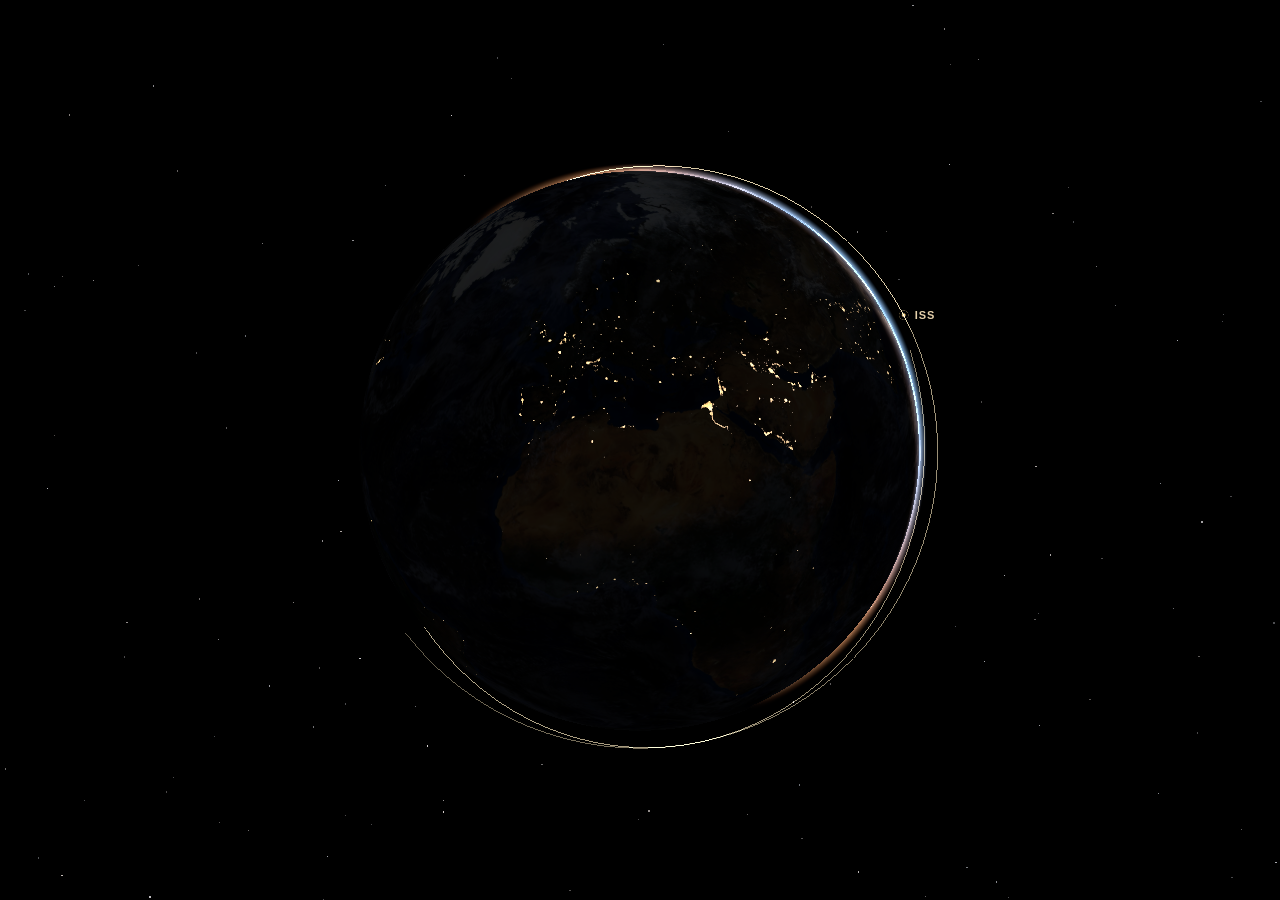
<file: web/index.html>
<!doctype html>
<html lang="de">
<head>
<meta charset="utf-8">
<meta name="viewport" content="width=device-width, initial-scale=1">
<title>Earth Now</title>
<style>
  html, body { margin: 0; height: 100%; background: #000; overflow: hidden; }
  canvas { display: block; width: 100vw; height: 100vh; }
  #iss-label {
    position: fixed; left: 0; top: 0; color: rgba(255,232,190,.9); pointer-events: none; display: none;
    font: 600 11px/1 -apple-system, BlinkMacSystemFont, sans-serif; letter-spacing: .08em;
    text-shadow: 0 1px 3px rgba(0,0,0,.9); white-space: nowrap;
  }
  #hud {
    position: fixed; left: 32px; bottom: 28px; color: rgba(255,255,255,.55);
    font: 500 13px/1.5 -apple-system, BlinkMacSystemFont, sans-serif; letter-spacing: .02em;
    pointer-events: none; display: none;
  }
</style>
</head>
<body>
<div id="hud"></div>
<div id="iss-label">ISS</div>
<script type="module">
import * as THREE from './lib/three.module.min.js';
import { bodyState, BODIES, rotationDegPerDay, moonFromEarth, subsolarOfDate } from './planets.js';
import { ISS } from './iss.js';

// ---------------------------------------------------------------------------
// Konfiguration. Die macOS-App setzt window.__initialConfig und ruft bei
// Änderungen window.applyConfig({...}) auf. Im Browser gehen URL-Parameter,
// z. B. index.html?motion=fixed&lat=52.5&lon=13.4&zoom=2.4&pitch=30
//
//   body     sun | earth | moon | mercury | venus | mars | jupiter | saturn | uranus | neptune
//   motion   orbit | fixed | sun | earth   Umkreisen / steht über dem Ort / folgt der Sonne /
//            so, wie man den Körper gerade von der Erde aus sieht (echte Phase; nicht für body=earth)
//   speed    Umlaufgeschwindigkeit im orbit-Modus, Grad pro Sekunde
//   lat,lon  Ort, über dem die Kamera steht
//   zoom     Erdradius relativ zur halben Bildschirmhöhe (bei pitch 0)
//   pitch    Kameraneigung: 0 = senkrecht auf den Ort, 70+ = Blick zum Horizont
//   heading  Blickrichtung bei geneigter Kamera (0 = Norden)
//   tilt     Drehung des Bildes in Grad
//   fov      Brennweite (vertikaler Blickwinkel)
//   x,y      Verschiebung des Bildausschnitts (-1..1)
//   fps, hud (0/1), clouds (live|static|off), warp (Zeitraffer-Faktor)
//   fx       Polarlichter & Sturm-Animationen (0/1); kp=0..9 legt die Polarlicht-Aktivität fest (Tests)
//   aurora3d Erde: Polarlichter als 3D-Vorhänge (1, mehr GPU) statt flach (0, sparsam)
//   detail   standard | high | ultra: high = Nachtlichter und Wolken in 8K; ultra = dazu volle
//            NASA-Auflösung rund um den Blickpunkt (Kacheln aus ultraBase, z. B. ultraBase=ultra/)
//   iss      ISS mit Live-Position einblenden (0/1), issPath: ihre Flugbahn (0/1)
//            motion=iss-chase: Kamera fliegt hinter der ISS her, Horizont voraus
//            motion=iss-above: Kamera schwebt über der ISS und folgt ihr
//            motion=earth-moon: Erde und Mond zusammen, aus großer Entfernung (echte Größen und Abstände)
//   time     Startzeitpunkt statt jetzt, ISO 8601, z. B. time=2026-06-21T18:00:00Z (für Tests/Screenshots)
// ---------------------------------------------------------------------------
const P = new URLSearchParams(location.search);
const cfg = {
  body: 'earth', motion: 'orbit', speed: 0.4, lat: 28, lon: 10, place: '',
  zoom: 0.62, pitch: 0, heading: 0, tilt: 18, fov: 30, x: 0, y: 0,
  fps: 30, hud: false, clouds: 'live', warp: 1, fx: true, aurora3d: false, detail: 'standard', ultraBase: '', iss: true, issPath: true,
  ...(window.__initialConfig || {}),
};
for (const [k, v] of P) {
  if (!(k in cfg)) continue;
  cfg[k] = typeof cfg[k] === 'number' ? +v : typeof cfg[k] === 'boolean' ? v === '1' : v;
}

const DEG = Math.PI / 180;
const startReal = Date.now();
const startSim = Date.parse(P.get('time') || window.__startTime || '') || startReal;
const now = () => capture ? new Date(capture.time) : new Date(startSim + (Date.now() - startReal) * cfg.warp);
// Capture-only hook for the launch videos (design/launch/capture.mjs). Only active with ?capture=1;
// the app never sets it. Then nothing renders on its own: each frame is drawn by __captureFrame
// with an exact simulation time and an exact camera (no smoothing).
let capture = null;
window.__captureFrame = P.has('capture') ? (time, sec, view) => {
  capture = { time, sec };
  Object.assign(cfg, view);
  Object.assign(cam, view);
  frame();
} : undefined;

// --- Sonnenstand (Subsolarpunkt): planets.js, Genauigkeit ~0.01° ---
const subsolarPoint = subsolarOfDate;

// Geografische Koordinaten -> Richtungsvektor im Erd-Koordinatensystem
// (passend zur UV-Abwicklung von THREE.SphereGeometry).
function latLonToVec(lat, lon, out = new THREE.Vector3()) {
  const la = lat * DEG, lo = lon * DEG;
  return out.set(Math.cos(la) * Math.cos(lo), Math.sin(la), -Math.cos(la) * Math.sin(lo));
}

// --- Renderer / Szene --------------------------------------------------------
const renderer = new THREE.WebGLRenderer({ antialias: false, powerPreference: 'low-power' });
// 1.5-fache Auflösung reicht für die weichen Erdtexturen und spart ~45 % GPU-Arbeit.
// Im „Flüssig“-Modus (60 fps) volle Retina-Auflösung.
const applyPixelRatio = () => renderer.setPixelRatio(Math.min(window.devicePixelRatio, cfg.fps >= 60 ? 2 : 1.5));
applyPixelRatio();
renderer.setSize(innerWidth, innerHeight);
renderer.outputColorSpace = THREE.SRGBColorSpace;
document.body.appendChild(renderer.domElement);

const scene = new THREE.Scene();
const camera = new THREE.PerspectiveCamera(30, innerWidth / innerHeight, 0.1, 1000);

const loader = new THREE.TextureLoader();
// Sobald eine Textur fertig geladen ist, neu zeichnen (sonst bei niedriger Bildrate erst Sekunden später)
THREE.DefaultLoadingManager.onProgress = () => requestRender();
const maxAniso = renderer.capabilities.getMaxAnisotropy();
function tex(url, srgb = true) {
  const t = loader.load(url);
  t.anisotropy = maxAniso;
  if (srgb) t.colorSpace = THREE.SRGBColorSpace;
  return t;
}

// Capture-only (launch videos, ?capture=1&detail=<folder>): higher-resolution NASA textures from
// design/launch/textures: whole-globe night lights and clouds at 8K, plus full-resolution crops
// over Europe that are blended in. The app never sets this; its shaders stay as they are.
const DETAIL = P.has('capture') && P.get('detail') ? P.get('detail') : '';
const DETAIL_RECT = [-32, 22, 48, 74];   // lon0, lat0, lon1, lat1 of the *-europe.jpg crops

const dayTex = tex('textures/day.jpg');
const nightFile = () => DETAIL ? DETAIL + 'night-8k.jpg' : cfg.detail !== 'standard' ? 'textures/night-8k.jpg' : 'textures/night.jpg';
let nightTex = tex(nightFile()), nightFileLoaded = nightFile();
const specTex = tex('textures/specular.jpg', false);
const normalTex = tex('textures/normal.jpg', false);
// Statische Wolken, erst bei Bedarf geladen: 2K mit Deckung im Alphakanal, oder (Detail „Hoch“)
// 8K als Graustufen-JPEG (Deckung im Grauwert)
const staticCloudTex = {};
function staticClouds() {
  const grey = !!DETAIL || cfg.detail !== 'standard';
  const file = DETAIL ? DETAIL + 'clouds-8k.jpg' : grey ? 'textures/clouds-8k.jpg' : 'textures/clouds.png';
  if (!staticCloudTex[file]) {
    const t = tex(file, false); t.wrapS = THREE.RepeatWrapping; t.userData.grey = grey;
    staticCloudTex[file] = t;
  }
  return staticCloudTex[file];
}
// Detailstufe gewechselt: Nachtlichter tauschen (die Wolken folgen über applyCloudMode)
function applyDetail() {
  if (nightFile() === nightFileLoaded) return;
  const old = nightTex;
  nightTex = tex(nightFile()); nightFileLoaded = nightFile();
  earthMat.uniforms.nightMap.value = nightTex;
  old.dispose();
  for (const [f, t] of Object.entries(staticCloudTex)) if (t !== staticClouds()) { t.dispose(); delete staticCloudTex[f]; }
}
// Detailkarten, die über die Weltkarte geblendet werden (Mitte und Spannweite in Grad):
//  – Aufnahmen (?capture=1&detail=…): feste Ausschnitte über Europa (Tag, Nacht, Wolken)
//  – Texturdetail „Ultra“: Kacheln in voller NASA-Auflösung rund um den Blickpunkt (siehe Ultra unten)
// Ohne beides wird der Code gar nicht erst kompiliert (USE_DETAIL).
const detailUniforms = {
  dayDetail: { value: DETAIL ? tex(DETAIL + 'day-europe.jpg') : null },
  nightDetail: { value: DETAIL ? tex(DETAIL + 'night-europe.jpg') : null },
  cloudDetail: { value: DETAIL ? tex(DETAIL + 'clouds-europe.jpg', false) : null },
  detailRect: { value: new THREE.Vector4((DETAIL_RECT[0] + DETAIL_RECT[2]) / 2, (DETAIL_RECT[1] + DETAIL_RECT[3]) / 2,
                                         DETAIL_RECT[2] - DETAIL_RECT[0], DETAIL_RECT[3] - DETAIL_RECT[1]) },
  detailAmt: { value: DETAIL ? 1 : 0 },
  cloudDetailOn: { value: DETAIL ? 1 : 0 },
};
const DETAIL_GLSL = `
    uniform float cloudGrey;   // 1: Deckung im Grauwert (8K-JPEG), 0: im Alphakanal
    #ifdef USE_DETAIL
    uniform sampler2D dayDetail, nightDetail, cloudDetail; uniform vec4 detailRect; uniform float detailAmt, cloudDetailOn;
    // Position in der Detailkarte (xy) und Gewicht (z), das zum Rand hin ausblendet
    vec3 detailAt(vec2 uv) {
      float lon = uv.x * 360.0 - 180.0, lat = uv.y * 180.0 - 90.0;
      vec2 d = vec2((mod(lon - detailRect.x + 540.0, 360.0) - 180.0) / detailRect.z, (lat - detailRect.y) / detailRect.w) + 0.5;
      float w = smoothstep(0.0, 0.06, d.x) * smoothstep(0.0, 0.06, 1.0 - d.x) * smoothstep(0.0, 0.06, d.y) * smoothstep(0.0, 0.06, 1.0 - d.y);
      return vec3(clamp(d, 0.0, 1.0), w * detailAmt);
    }
    #endif
    float cloudAt(sampler2D base, vec2 uv) {
      vec4 t = texture2D(base, uv);
      float c = cloudGrey > 0.5 ? t.r : t.a;
      #ifdef USE_DETAIL
      if (cloudDetailOn > 0.5) { vec3 dt = detailAt(uv); c = mix(c, texture2D(cloudDetail, dt.xy).r, dt.z); }
      #endif
      return c;
    }`;

// --- Ultra: volle NASA-Auflösung rund um den Blickpunkt --------------------------------------
// Das Paket (von der App geladen, siehe design/ultra) enthält Kacheln von 10°×10°:
// day/<Spalte>_<Zeile>.jpg (600 px, 60 px/°) und night/… (375 px), Spalte 0 ab 180° W, Zeile 0 ab 90° N.
// Bei nahen Ansichten werden 8×8 Kacheln (80°×80°) um den Blickpunkt zu einer Detailkarte
// zusammengesetzt und weich über die 8K-Weltkarte geblendet; weit weg genügt die Weltkarte.
const ULTRA_SPAN = 80, ULTRA_TILES = ULTRA_SPAN / 10;
const ultra = { center: null, loading: false, dayTex: null, nightTex: null, failed: 0 };
const ultraActive = () => !DETAIL && cfg.detail === 'ultra' && !!cfg.ultraBase;
function setDetailDefine(on) {
  for (const m of [earthMat, cloudMat]) {
    const has = 'USE_DETAIL' in m.defines;
    if (on && !has) { m.defines.USE_DETAIL = ''; m.needsUpdate = true; }
    if (!on && has) { delete m.defines.USE_DETAIL; m.needsUpdate = true; }
  }
}
// Punkt auf der Erde in Bildmitte (oder unter der Kamera, falls die Bildmitte am Himmel liegt)
const _vd = new THREE.Vector3(), _vp = new THREE.Vector3();
function viewTarget() {
  camera.getWorldDirection(_vd);
  const o = camera.position, b = o.dot(_vd), c = o.lengthSq() - 1, h = b * b - c;
  _vp.copy(o);
  if (h > 0 && -b - Math.sqrt(h) > 0) _vp.addScaledVector(_vd, -b - Math.sqrt(h));
  _vp.normalize();
  return { lat: Math.asin(_vp.y) / DEG, lon: Math.atan2(-_vp.z, _vp.x) / DEG };
}
function loadImage(src) {
  return new Promise((ok, fail) => { const i = new Image(); i.onload = () => ok(i); i.onerror = fail; i.src = src; });
}
async function loadUltraWindow(cLat, cLon) {
  ultra.loading = true;
  const mk = (px) => { const c = document.createElement('canvas'); c.width = c.height = px * ULTRA_TILES; return c; };
  const day = mk(600), night = mk(375), dctx = day.getContext('2d'), nctx = night.getContext('2d');
  const jobs = [];
  for (let j = 0; j < ULTRA_TILES; j++) for (let i = 0; i < ULTRA_TILES; i++) {
    const lon0 = cLon - ULTRA_SPAN / 2 + i * 10, latTop = cLat + ULTRA_SPAN / 2 - j * 10;
    const col = ((Math.round((lon0 + 180) / 10) % 36) + 36) % 36, row = Math.round((90 - latTop) / 10);
    if (row < 0 || row > 17) continue;
    jobs.push(loadImage(`${cfg.ultraBase}day/${col}_${row}.jpg`).then((im) => dctx.drawImage(im, i * 600, j * 600)));
    jobs.push(loadImage(`${cfg.ultraBase}night/${col}_${row}.jpg`).then((im) => nctx.drawImage(im, i * 375, j * 375)));
  }
  const res = await Promise.allSettled(jobs);
  ultra.loading = false;
  if (res.some((r) => r.status === 'rejected')) { ultra.failed++; return; }   // Paket fehlt/kaputt: Weltkarte bleibt
  const swap = (key, canvas, uniform) => {
    const t = new THREE.CanvasTexture(canvas);
    t.colorSpace = THREE.SRGBColorSpace; t.anisotropy = maxAniso;
    ultra[key]?.dispose(); ultra[key] = t; detailUniforms[uniform].value = t;
  };
  swap('dayTex', day, 'dayDetail'); swap('nightTex', night, 'nightDetail');
  detailUniforms.detailRect.value.set(cLon, cLat, ULTRA_SPAN, ULTRA_SPAN);
  detailUniforms.cloudDetailOn.value = 0;
  ultra.center = { lat: cLat, lon: cLon };
  requestRender();
}
function updateUltra() {
  if (DETAIL) return;
  const on = ultraActive() && shownBody === 'earth' && ultra.failed < 3;
  setDetailDefine(on);
  if (!on) { detailUniforms.detailAmt.value = 0; return; }
  // erst ab näheren Ansichten (ganze Erde: die 8K-Weltkarte ist scharf genug)
  const near = cam.zoom * bodyFit() >= 1.1 || issMode();
  detailUniforms.detailAmt.value = near && ultra.dayTex ? 1 : 0;
  if (!near || ultra.loading) return;
  const t = viewTarget();
  const cLon = Math.round(t.lon / 10) * 10, cLat = Math.max(-50, Math.min(50, Math.round(t.lat / 10) * 10));
  const c = ultra.center;
  if (c && Math.abs(((t.lon - c.lon + 540) % 360) - 180) < 22 && Math.abs(t.lat - c.lat) < 22) return;
  loadUltraWindow(cLat, cLon);
}

// live clouds (alpha) also work with DETAIL: they are only used without it

const emptyTex = new THREE.DataTexture(new Uint8Array(4), 1, 1);
emptyTex.needsUpdate = true;
for (const k of ['dayDetail', 'nightDetail', 'cloudDetail']) detailUniforms[k].value ||= emptyTex;

const sunDir = new THREE.Vector3(1, 0, 0);

// --- Erde --------------------------------------------------------------------
const earthMat = new THREE.ShaderMaterial({
  defines: DETAIL ? { USE_DETAIL: '' } : {},
  uniforms: {
    dayMap: { value: dayTex },
    nightMap: { value: nightTex },
    specMap: { value: specTex },
    normalMap: { value: normalTex },
    cloudMap: { value: emptyTex },
    cloudAmt: { value: 1 },
    moonPos: { value: new THREE.Vector3(60, 0, 0) },
    sunDir: { value: sunDir },
    camPos: { value: camera.position },
    cloudGrey: { value: 0 },
    ...detailUniforms,
  },
  vertexShader: /* glsl */`
    varying vec2 vUv;
    varying vec3 vNormal;
    varying vec3 vPos;
    void main() {
      vUv = uv;
      vNormal = normalize(normal);
      vPos = position;
      gl_Position = projectionMatrix * modelViewMatrix * vec4(position, 1.0);
    }`,
  fragmentShader: /* glsl */`
    uniform sampler2D dayMap, nightMap, specMap, normalMap, cloudMap;
    uniform vec3 sunDir, camPos;
    uniform float cloudAmt;
    uniform vec3 moonPos;   // Erdradien, erdfest
    varying vec2 vUv;
    varying vec3 vNormal;
    varying vec3 vPos;
    ${DETAIL_GLSL}

    // Anteil der Sonnenscheibe, den eine Kugel verdeckt (Winkelradien und Abstand in Radiant)
    float occult(float ab, float as, float sep) {
      if (sep >= ab + as) return 0.0;
      float total = min(1.0, (ab * ab) / (as * as));
      float t = clamp((ab + as - sep) / max(ab + as - abs(ab - as), 1e-6), 0.0, 1.0);
      return total * t * t * (3.0 - 2.0 * t);
    }

    float moonShadow(vec3 P) {
      vec3 toM = moonPos - P; float dm = length(toM);
      float sep = acos(clamp(dot(toM / dm, sunDir), -1.0, 1.0));
      return 1.0 - 0.985 * pow(occult(asin(clamp(0.2727 / dm, 0.0, 1.0)), 0.004653, sep), 0.6);
    }

    void main() {
      vec3 N = normalize(vNormal);
      // Leichtes Relief über die Normal-Map (Tangentenraum auf der Kugel)
      vec3 T = normalize(vec3(-N.z, 0.0, N.x) + 1e-5);
      vec3 B = cross(N, T);
      vec3 nm = texture2D(normalMap, vUv).xyz * 2.0 - 1.0;
      // Detailkarte (Ultra/Aufnahmen): dort das grobe 2K-Relief zurücknehmen, es passt nicht zu
      // den scharfen Küsten und wirkt sonst wie versetzt
      float reliefAmt = 0.35;
      #ifdef USE_DETAIL
      vec3 dt = detailAt(vUv);
      reliefAmt *= 1.0 - 0.85 * dt.z;
      #endif
      vec3 Nb = normalize(N + reliefAmt * (nm.x * T + nm.y * B));

      vec3 V = normalize(camPos - vPos);
      float sunN = dot(N, sunDir);
      float lit = dot(Nb, sunDir);

      // Tag/Nacht-Übergang mit weicher Dämmerungszone
      float dayAmt = smoothstep(-0.06, 0.14, sunN);
      float twilight = smoothstep(-0.18, 0.0, sunN) * (1.0 - smoothstep(0.0, 0.22, sunN));

      vec3 dayTexel = texture2D(dayMap, vUv).rgb;
      vec3 night = texture2D(nightMap, vUv).rgb;
      float ocean = texture2D(specMap, vUv).r;
      #ifdef USE_DETAIL
      vec3 dd = texture2D(dayDetail, dt.xy).rgb;
      dayTexel = mix(dayTexel, dd, dt.z);
      night = mix(night, texture2D(nightDetail, dt.xy).rgb, dt.z);
      // Wasser direkt aus der scharfen Karte (dunkles Blau), statt aus der groben 2K-Ozeanmaske
      float water = smoothstep(0.02, 0.07, dd.b - dd.r) * (1.0 - smoothstep(0.3, 0.5, dot(dd, vec3(0.3, 0.5, 0.2))));
      ocean = mix(ocean, water, dt.z);
      #endif
      vec3 day = pow(dayTexel, vec3(1.12)) * 0.92;

      // Wolkenschatten: Wolkentextur leicht Richtung Sonne versetzt
      float cloud = cloudAt(cloudMap, vUv) * cloudAmt;
      float shadow = cloudAt(cloudMap, vUv + vec2(sunDir.x, sunDir.y) * 0.0015) * cloudAmt;

      float ecl = moonShadow(vPos);   // Sonnenfinsternis: Kern- und Halbschatten des Mondes
      vec3 color = day * (0.04 + 0.95 * max(lit, 0.0)) * (1.0 - 0.35 * shadow) * ecl;

      // Spiegelung der Sonne auf den Ozeanen
      vec3 H = normalize(sunDir + V);
      float spec = pow(max(dot(N, H), 0.0), 60.0) * ocean * (1.0 - cloud);
      color += vec3(1.0, 0.92, 0.78) * spec * 0.55 * dayAmt * ecl;

      // Dämmerungsfärbung
      color = mix(color, color * vec3(1.25, 0.75, 0.5) + vec3(0.06, 0.02, 0.0), twilight * 0.6);

      // Nachtseite: Stadtlichter, unter Wolken gedämpft
      // Black Marble enthält schwach sichtbares Gelände -> nur echte Lichter durchlassen
      float nl = dot(night, vec3(0.3, 0.5, 0.2));
      vec3 lights = night * smoothstep(0.12, 0.45, nl) * vec3(1.0, 0.8, 0.5) * 2.2 * (1.0 - 0.75 * cloud);
      color = mix(color, day * 0.012, 1.0 - dayAmt);
      color += lights * (1.0 - dayAmt);

      // Atmosphärischer Dunst am Rand (nur auf der beleuchteten Seite)
      float fres = pow(1.0 - max(dot(N, V), 0.0), 4.0);
      color += vec3(0.30, 0.55, 1.0) * fres * 0.6 * smoothstep(-0.05, 0.4, sunN);

      gl_FragColor = vec4(color, 1.0);
      #include <colorspace_fragment>
    }`,
});

const earth = new THREE.Mesh(new THREE.SphereGeometry(1, 192, 96), earthMat);
scene.add(earth);

// --- Wolken ------------------------------------------------------------------
const cloudMat = new THREE.ShaderMaterial({
  defines: DETAIL ? { USE_DETAIL: '' } : {},
  uniforms: { cloudMap: { value: emptyTex }, sunDir: { value: sunDir }, drift: { value: 0 }, moonPos: { value: new THREE.Vector3(60, 0, 0) }, cloudGrey: { value: 0 }, ...detailUniforms },
  transparent: true,
  depthWrite: false,
  vertexShader: /* glsl */`
    varying vec2 vUv; varying vec3 vNormal;
    void main() {
      vUv = uv; vNormal = normalize(normal);
      gl_Position = projectionMatrix * modelViewMatrix * vec4(position, 1.0);
    }`,
  fragmentShader: /* glsl */`
    uniform sampler2D cloudMap; uniform vec3 sunDir, moonPos; uniform float drift;
    varying vec2 vUv; varying vec3 vNormal;
    ${DETAIL_GLSL}
    // Anteil der Sonnenscheibe, den eine Kugel verdeckt (Winkelradien und Abstand in Radiant)
    float occult(float ab, float as, float sep) {
      if (sep >= ab + as) return 0.0;
      float total = min(1.0, (ab * ab) / (as * as));
      float t = clamp((ab + as - sep) / max(ab + as - abs(ab - as), 1e-6), 0.0, 1.0);
      return total * t * t * (3.0 - 2.0 * t);
    }

    void main() {
      float a = cloudAt(cloudMap, vUv + vec2(drift, 0.0));
      float sunN = dot(normalize(vNormal), sunDir);
      vec3 toM = moonPos - normalize(vNormal); float dm = length(toM);
      float light = smoothstep(-0.12, 0.25, sunN) *
        (1.0 - 0.985 * occult(asin(clamp(0.2727 / dm, 0.0, 1.0)), 0.004653, acos(clamp(dot(toM / dm, sunDir), -1.0, 1.0))));
      vec3 col = mix(vec3(0.02, 0.025, 0.04), vec3(1.0), light);
      // Wolken an der Terminatorlinie warm anleuchten
      float tw = smoothstep(-0.12, 0.02, sunN) * (1.0 - smoothstep(0.02, 0.2, sunN));
      col = mix(col, vec3(1.0, 0.62, 0.38), tw * 0.7);
      gl_FragColor = vec4(col, a * mix(0.25, 0.95, light));
      #include <colorspace_fragment>
    }`,
});
const clouds = new THREE.Mesh(new THREE.SphereGeometry(1.006, 256, 128), cloudMat);
scene.add(clouds);

// Live-Wolkenbild (alle ~3 h aktualisiert, Quelle: github.com/matteason/live-cloud-maps).
// 8K nur für nahe Ansichten – spart sonst ~200 MB Grafikspeicher.
const liveCloudsUrl = (res) => `https://clouds.matteason.co.uk/images/${res}/clouds-alpha.png`;
const wantedCloudRes = () => (cfg.detail !== 'standard' || cfg.zoom > 1.5 || String(cfg.motion).startsWith('iss') ? '8192x4096' : '4096x2048');
let liveCloudTex = null, liveCloudRes = null, liveCloudLoading = false;
function setCloudTex(t) {
  cloudMat.uniforms.cloudMap.value = t;
  earthMat.uniforms.cloudMap.value = t;
  cloudMat.uniforms.cloudGrey.value = earthMat.uniforms.cloudGrey.value = t?.userData?.grey ? 1 : 0;
  requestRender();
}
// Nach einem Fehlschlag (offline, Server nicht erreichbar) statische Wolken zeigen und
// erst nach einer Wartezeit erneut versuchen: 1, 2, 4 … höchstens 60 Minuten.
let liveCloudRetryAt = 0, liveCloudFailures = 0;
function loadLiveClouds() {
  if (cfg.clouds !== 'live' || liveCloudLoading || Date.now() < liveCloudRetryAt) return;
  if ((BODIES[cfg.body] ? cfg.body : 'earth') !== 'earth') return;  // Wolken gibt es nur auf der Erde
  const res = wantedCloudRes();
  liveCloudLoading = true;
  loader.setCrossOrigin('anonymous');
  // Die Karten werden alle 3 h aktualisiert: gleicher Parameter innerhalb von 3 h,
  // damit der stündliche Check aus dem Browser-Cache kommt und den Server nicht belastet.
  loader.load(`${liveCloudsUrl(res)}?t=${Math.floor(Date.now() / 1.08e7)}`, (t) => {
    liveCloudLoading = false;
    liveCloudFailures = 0;
    liveCloudRetryAt = 0;
    t.anisotropy = maxAniso;
    t.wrapS = THREE.RepeatWrapping;
    liveCloudTex?.dispose();
    liveCloudTex = t;
    liveCloudRes = res;
    applyCloudMode();
  }, undefined, () => {
    liveCloudLoading = false;
    liveCloudFailures++;
    liveCloudRetryAt = Date.now() + Math.min(60, 2 ** (liveCloudFailures - 1)) * 60 * 1000;
    applyCloudMode();  // zeigt statische Wolken; neuer Versuch erst nach liveCloudRetryAt
  });
}
function applyCloudMode() {
  clouds.visible = cfg.clouds !== 'off';
  earthMat.uniforms.cloudAmt.value = cfg.clouds === 'off' ? 0 : 1;
  if (cfg.clouds === 'live' && (!liveCloudTex || liveCloudRes !== wantedCloudRes())) loadLiveClouds();
  if (cfg.clouds === 'off') setCloudTex(emptyTex);
  else setCloudTex(cfg.clouds === 'live' && liveCloudTex ? liveCloudTex : staticClouds());
}
const liveCloudsActive = () => cfg.clouds === 'live' && !!liveCloudTex;
setInterval(loadLiveClouds, 60 * 60 * 1000);

// --- Atmosphäre (Glow um die Erde) ---------------------------------------
const ATMO = 1.03;
const atmoMat = new THREE.ShaderMaterial({
  uniforms: { sunDir: { value: sunDir }, camPos: { value: camera.position } },
  side: THREE.BackSide,
  transparent: true,
  depthWrite: false,
  blending: THREE.AdditiveBlending,
  vertexShader: /* glsl */`
    varying vec3 vPos;
    void main() {
      vPos = position;
      gl_Position = projectionMatrix * modelViewMatrix * vec4(position, 1.0);
    }`,
  fragmentShader: /* glsl */`
    uniform vec3 sunDir, camPos;
    varying vec3 vPos;
    void main() {
      // Tiefster Punkt des Sichtstrahls über der Erdoberfläche
      vec3 D = normalize(vPos - camPos);
      float t = max(-dot(camPos, D), 0.0);
      vec3 closest = camPos + D * t;
      float h = (length(closest) - 1.0) / ${(ATMO - 1).toFixed(3)};
      float glow = pow(clamp(1.0 - h, 0.0, 1.0), 3.0);
      // Kamera innerhalb der Lufthülle: Strahlen nach oben (t = 0) leuchten nicht
      glow *= smoothstep(0.0, 0.08, t);
      float sunN = dot(normalize(closest), sunDir);
      float lit = smoothstep(-0.2, 0.25, sunN);
      vec3 col = mix(vec3(1.0, 0.42, 0.18), vec3(0.32, 0.6, 1.0), smoothstep(-0.06, 0.18, sunN));
      gl_FragColor = vec4(col * glow * lit * 1.5, 1.0);
      #include <colorspace_fragment>
    }`,
});
const atmo = new THREE.Mesh(new THREE.SphereGeometry(ATMO, 160, 80), atmoMat);
scene.add(atmo);

// --- Planeten & Mond -----------------------------------------------------------
// Ein gemeinsamer Shader für alle anderen Körper: Textur, echte Beleuchtung (Sonne aus
// planets.js), weiche Randverdunkelung, Dunst am Rand, bei Saturn Ringe mit Schatten.
const planetMat = new THREE.ShaderMaterial({
  uniforms: {
    map: { value: emptyTex }, sunDir: { value: sunDir }, camPos: { value: camera.position },
    ambient: { value: new THREE.Color(0, 0, 0) }, rough: { value: 0.7 },
    haloColor: { value: new THREE.Color(0, 0, 0) }, haloAmt: { value: 0 },
    ringMap: { value: emptyTex }, ringInner: { value: 0 }, ringOuter: { value: 0 },
    flowAmt: { value: 0 }, flowTime: { value: 0 }, vortex: { value: new THREE.Vector3(0, 0, 0.001) },
    shadowPos: { value: new THREE.Vector3() }, shadowR: { value: 0 },
  },
  vertexShader: /* glsl */`
    varying vec2 vUv; varying vec3 vNormal; varying vec3 vPos;
    void main() {
      vUv = uv; vNormal = normalize(normal); vPos = position;
      gl_Position = projectionMatrix * modelViewMatrix * vec4(position, 1.0);
    }`,
  fragmentShader: /* glsl */`
    uniform sampler2D map, ringMap;
    uniform vec3 sunDir, camPos, ambient, haloColor;
    uniform float rough, haloAmt, ringInner, ringOuter;
    uniform float flowAmt, flowTime;
    uniform vec3 vortex;  // u, v, radius (uv units) – e.g. Jupiter's Great Red Spot
    uniform vec3 shadowPos; uniform float shadowR;   // Mond: Erde (in Mondradien) – Mondfinsternis
    varying vec2 vUv; varying vec3 vNormal; varying vec3 vPos;

    // Anteil der Sonnenscheibe, den eine Kugel verdeckt (Winkelradien und Abstand in Radiant)
    float occult(float ab, float as, float sep) {
      if (sep >= ab + as) return 0.0;
      float total = min(1.0, (ab * ab) / (as * as));
      float t = clamp((ab + as - sep) / max(ab + as - abs(ab - as), 1e-6), 0.0, 1.0);
      return total * t * t * (3.0 - 2.0 * t);
    }

    // Gasplaneten: Wolkenbänder strömen gegeneinander, ein Wirbel dreht sich.
    // Zwei zeitversetzte Phasen werden überblendet, damit sich nichts aufschaukelt.
    vec3 albedoAt(vec2 uv) {
      if (flowAmt <= 0.0) return texture2D(map, uv).rgb;
      float lat = (uv.y - 0.5) * 3.14159265;
      vec2 flow = vec2((sin(lat * 13.0) * 0.65 + sin(lat * 6.0 + 1.3) * 0.35) * 0.0035, 0.0);
      vec2 d = (uv - vortex.xy) * vec2(2.0, 1.0);
      float w = exp(-dot(d, d) / (vortex.z * vortex.z));
      flow += vec2(d.y, -d.x * 0.5) * w * 0.35;
      flow *= flowAmt;
      float p0 = fract(flowTime), p1 = fract(flowTime + 0.5);
      vec3 a = texture2D(map, uv + flow * (p0 - 0.5)).rgb;
      vec3 b = texture2D(map, uv + flow * (p1 - 0.5)).rgb;
      return mix(a, b, abs(p0 - 0.5) * 2.0);
    }

    void main() {
      vec3 N = normalize(vNormal);
      vec3 V = normalize(camPos - vPos);
      float mu0 = dot(N, sunDir), mu = max(dot(N, V), 0.0);
      // Minnaert-Beleuchtung: rough ~0.5 = Mondgestein (hell bis zum Rand), ~0.9 = Wolkenplanet
      float light = mu0 > 0.0 ? pow(mu0, rough) * pow(max(mu, 0.05), rough - 1.0) : 0.0;
      light = min(light * smoothstep(-0.02, 0.06, mu0) * 1.08, 1.4);
      // Schatten der Saturnringe auf dem Planeten
      if (ringOuter > 0.0 && abs(sunDir.y) > 1e-4) {
        float t = -vPos.y / sunDir.y;
        if (t > 0.0) {
          float r = length((vPos + sunDir * t).xz);
          if (r > ringInner && r < ringOuter)
            light *= 1.0 - 0.8 * texture2D(ringMap, vec2((r - ringInner) / (ringOuter - ringInner), 0.5)).a;
        }
      }
      vec3 albedo = albedoAt(vUv);
      vec3 eclipseGlow = vec3(0.0);
      if (shadowR > 0.0) {
        vec3 toE = shadowPos - vPos; float de = length(toE);
        float sep = acos(clamp(dot(toE / de, sunDir), -1.0, 1.0));
        float hidden = occult(asin(clamp(shadowR / de, 0.0, 1.0)), 0.004653, sep);
        // In der Totalität leuchtet der Mond rötlich: Sonnenlicht, das die Erdatmosphäre bricht
        eclipseGlow = vec3(0.55, 0.16, 0.06) * smoothstep(0.85, 1.0, hidden) * max(mu0 + 0.15, 0.0) * 0.22;
        light *= 1.0 - hidden;
      }
      vec3 color = albedo * (light + ambient * 2.5 * (1.0 - smoothstep(0.0, 0.2, mu0)) + eclipseGlow);
      // Dunst am Rand der Tagseite
      float fres = pow(1.0 - mu, 3.0);
      color += haloColor * fres * haloAmt * 0.6 * smoothstep(-0.1, 0.35, mu0);
      gl_FragColor = vec4(color, 1.0);
      #include <colorspace_fragment>
    }`,
});
const planet = new THREE.Mesh(new THREE.SphereGeometry(1, 192, 96), planetMat);

// Leuchtsaum außerhalb des Planetenrands (dünne Atmosphäre: Mars, Venus, Gasplaneten)
const haloMat = new THREE.ShaderMaterial({
  uniforms: { sunDir: { value: sunDir }, camPos: { value: camera.position },
              color: { value: new THREE.Color(0, 0, 0) }, amount: { value: 0 } },
  side: THREE.BackSide, transparent: true, depthWrite: false, blending: THREE.AdditiveBlending,
  vertexShader: atmoMat.vertexShader,
  fragmentShader: /* glsl */`
    uniform vec3 sunDir, camPos, color; uniform float amount;
    varying vec3 vPos;
    void main() {
      vec3 D = normalize(vPos - camPos);
      float t = max(-dot(camPos, D), 0.0);
      vec3 closest = camPos + D * t;
      float h = (length(closest) - 1.0) / 0.025;
      float glow = pow(clamp(1.0 - h, 0.0, 1.0), 2.5) * smoothstep(0.0, 0.08, t);
      float lit = smoothstep(-0.15, 0.3, dot(normalize(closest), sunDir));
      gl_FragColor = vec4(color * glow * lit * amount, 1.0);
      #include <colorspace_fragment>
    }`,
});
const halo = new THREE.Mesh(new THREE.SphereGeometry(1.025, 128, 64), haloMat);

// Saturnringe: flach in der Äquatorebene (y = 0), beidseitig, mit Planetenschatten
const ringMat = new THREE.ShaderMaterial({
  uniforms: { ringMap: { value: emptyTex }, sunDir: { value: sunDir }, camPos: { value: camera.position },
              ringInner: { value: 1.22 }, ringOuter: { value: 2.32 } },
  side: THREE.DoubleSide, transparent: true, depthWrite: false,
  vertexShader: /* glsl */`
    varying vec3 vPos;
    void main() { vPos = position; gl_Position = projectionMatrix * modelViewMatrix * vec4(position, 1.0); }`,
  fragmentShader: /* glsl */`
    uniform sampler2D ringMap; uniform vec3 sunDir, camPos; uniform float ringInner, ringOuter;
    varying vec3 vPos;
    void main() {
      float r = length(vPos.xz);
      vec4 tx = texture2D(ringMap, vec2((r - ringInner) / (ringOuter - ringInner), 0.5));
      // Schatten des Planeten auf den Ringen
      float b = dot(vPos, sunDir), c = dot(vPos, vPos) - 1.0, disc = b * b - c;
      float shadow = (disc > 0.0 && -b - sqrt(disc) > 0.0) ? 0.04 : 1.0;
      // Von der unbeleuchteten Seite gesehen scheint nur Licht durch die Ringe
      bool sameSide = sign(camPos.y) == sign(sunDir.y);
      float lit = sameSide ? 0.25 + 0.95 * abs(sunDir.y) / (abs(sunDir.y) + 0.05) : 0.35 * (1.0 - 0.6 * tx.a);
      gl_FragColor = vec4(tx.rgb * lit * shadow, tx.a);
      #include <colorspace_fragment>
    }`,
});
const ringGeo = new THREE.RingGeometry(1.22, 2.32, 256, 1);
ringGeo.rotateX(-Math.PI / 2);
const ring = new THREE.Mesh(ringGeo, ringMat);

// --- Polarlichter -------------------------------------------------------------
// Leuchtende Ovale um die magnetischen Pole: auf der Erde grün mit rotem Saum, nur auf der
// Nachtseite; auf Jupiter und Saturn (dort im UV) bläulich wie auf Hubble-Bildern.
const auroraMat = new THREE.ShaderMaterial({
  uniforms: {
    sunDir: { value: sunDir }, camPos: { value: camera.position }, time: { value: 0 },
    poleN: { value: new THREE.Vector3(0, 1, 0) }, poleS: { value: new THREE.Vector3(0, -1, 0) },
    colat: { value: 0.4 }, width: { value: 0.06 }, strength: { value: 0 },
    colorLow: { value: new THREE.Color(0.15, 1.0, 0.45) }, colorHigh: { value: new THREE.Color(0.9, 0.2, 0.45) },
    nightOnly: { value: 1 }, rayAmt: { value: 0.55 }, layer: { value: 0 },
    ovMap: { value: null }, useOv: { value: 0 }, ovMax: { value: 0.1 },   // Erde: Stärke und Ort aus NOAA OVATION
  },
  transparent: true, depthWrite: false, blending: THREE.AdditiveBlending,
  vertexShader: /* glsl */`
    varying vec3 vPos;
    void main() { vPos = position; gl_Position = projectionMatrix * modelViewMatrix * vec4(position, 1.0); }`,
  fragmentShader: /* glsl */`
    uniform vec3 sunDir, camPos, poleN, poleS, colorLow, colorHigh;
    uniform float time, colat, width, strength, nightOnly, rayAmt, layer, useOv, ovMax;
    uniform sampler2D ovMap;
    varying vec3 vPos;
    float hash(vec2 p) { return fract(sin(dot(p, vec2(127.1, 311.7))) * 43758.5453); }
    float noise(vec2 p) {
      vec2 i = floor(p), f = fract(p); f = f * f * (3.0 - 2.0 * f);
      return mix(mix(hash(i), hash(i + vec2(1, 0)), f.x), mix(hash(i + vec2(0, 1)), hash(i + vec2(1, 1)), f.x), f.y);
    }
    float oval(vec3 P, vec3 pole, float seed) {
      float c = acos(clamp(dot(P, pole), -1.0, 1.0));
      if (useOv < 0.5 && abs(c - colat) > colat * 0.2 + width * 4.0) return 0.0;  // weit weg vom Oval: nichts zu tun
      vec3 r1 = normalize(cross(pole, abs(pole.y) < 0.99 ? vec3(0, 1, 0) : vec3(1, 0, 0)));
      vec3 r2 = cross(pole, r1);
      float phi = atan(dot(P, r2), dot(P, r1));
      float n1 = noise(vec2(phi * 2.5 + seed, time * 0.035));
      float n2 = noise(vec2(phi * 9.0 - time * 0.06, seed + time * 0.05));
      // Oval leicht zur Nachtseite verschoben und wellig
      float center = colat * (1.0 + 0.12 * dot(normalize(P - pole * dot(P, pole)), -sunDir)) + width * (n1 - 0.5) * 1.6;
      float d = (c - center) / width;
      float band = exp(-d * d * 1.8);
      float rays = 1.0 - rayAmt + rayAmt * pow(noise(vec2(phi * 60.0 + n1 * 8.0, time * 0.25 + seed)), 1.5);
      // Helle Bögen und dunkle Lücken entlang des Ovals
      float arcs = smoothstep(0.25, 0.75, noise(vec2(phi * 4.0 + seed * 3.0, time * 0.02)));
      return (useOv > 0.5 ? 1.0 : band) * rays * (0.15 + 0.85 * arcs) * (0.35 + 0.9 * n2);
    }
    float ovAt(vec3 P) {
      float lat = asin(clamp(P.y, -1.0, 1.0)), lon = atan(-P.z, P.x);
      return texture2D(ovMap, vec2(fract(lon / 6.2831853), (lat / 3.1415927 + 0.5) * (180.0 / 181.0) + 0.5 / 181.0)).r;
    }
    void main() {
      vec3 P = normalize(vPos);
      vec3 V = normalize(camPos - vPos);
      float dark = 1.0 - smoothstep(-0.24, 0.06, dot(P, sunDir));
      if (nightOnly > 0.5 && dark <= 0.0) discard;
      float a;
      if (useOv > 0.5) {   // Erde: nur wo die NOAA Polarlichter sieht; weicher Schein mit sanften Bögen
        float ovv = ovAt(P);
        float I = smoothstep(0.04, 0.45, ovv);
        if (I < 0.002) discard;
        vec3 pole = P.y > 0.0 ? poleN : poleS;
        float c = acos(clamp(dot(P, pole), -1.0, 1.0));
        vec3 q1 = normalize(cross(pole, abs(pole.y) < 0.99 ? vec3(0, 1, 0) : vec3(1, 0, 0)));
        float phi = atan(dot(P, cross(pole, q1)), dot(P, q1));
        float ph = phi + time * 0.004;
        float fold = (noise(vec2(ph * 4.0 + time * 0.05, 3.1)) - 0.5) * 0.05;
        float k = (c + fold) * 36.0;
        float wv = noise(vec2(ph * 9.0 + floor(k) * 5.1, time * 0.08));
        float arc = smoothstep(0.9 - 0.15 * wv, 0.99, 1.0 - abs(fract(k) * 2.0 - 1.0)) *
                    smoothstep(0.4, 0.75, noise(vec2(floor(k) * 2.3 + time * 0.03, ph * 2.5))) *
                    smoothstep(0.3, 0.75, ovv / max(ovMax, 0.02));
        float knots = 0.35 + 1.3 * pow(noise(vec2(ph * 22.0 + floor(k) * 3.0 - time * 0.25, time * 0.4 + floor(k))), 2.0);
        float patchy = smoothstep(0.62, 0.95, noise(vec2(ph * 7.0 + time * 0.02, c * 30.0))) * 0.06;
        a = pow(I, 0.7) * (patchy + 1.7 * arc * knots);
      } else a = oval(P, poleN, 0.0) + oval(P, poleS, 17.0);
      if (a <= 0.0) discard;
      a *= mix(1.0, dark, nightOnly);
      // Schräg gesehen wirkt der Vorhang dichter
      a *= 1.0 + 0.8 * pow(1.0 - max(dot(P, V), 0.0), 3.0);
      vec3 col = mix(colorLow, colorHigh, layer);
      gl_FragColor = vec4(col * a * strength, 1.0);
      #include <colorspace_fragment>
    }`,
});
// Drei gestaffelte Schichten: unten grün, oben rot/violett – am Horizont wirkt das wie hohe Vorhänge
const auroraLayers = [[1.010, 0, 1], [1.018, 0.12, 0.5], [1.028, 1, 0.22]].map(([r, layer, k]) => {
  const m = auroraMat.clone();
  m.uniforms = THREE.UniformsUtils.clone(auroraMat.uniforms);
  m.uniforms.sunDir.value = sunDir; m.uniforms.camPos.value = camera.position;
  m.uniforms.layer.value = layer;
  const mesh = new THREE.Mesh(new THREE.SphereGeometry(r, 192, 96), m);
  mesh.userData.k = k; mesh.visible = false; scene.add(mesh);
  return mesh;
});
const aurora = { get visible() { return auroraLayers[0].visible; },
                 set visible(v) { auroraLayers.forEach((m) => { m.visible = v; }); } };

// Erde: Polarlichter als Volumen zwischen 90 und 300 km Höhe, per Raymarching. Wo und wie stark:
// NOAA OVATION (Wahrscheinlichkeit sichtbarer Polarlichter im 1°-Raster; geladen alle 30 min).
// Form: dünne, gefaltete Vorhänge entlang der magnetischen Breitenkreise mit senkrechten Strahlen,
// unten ein scharfer grüner Saum (~100 km), darüber ausklingend und oben rötlich.
const ovationData = new Uint8Array(360 * 181);
const ovationTex = new THREE.DataTexture(ovationData, 360, 181, THREE.RedFormat, THREE.UnsignedByteType);
ovationTex.wrapS = THREE.RepeatWrapping; ovationTex.magFilter = ovationTex.minFilter = THREE.LinearFilter;
ovationTex.needsUpdate = true;
const AURORA_R0 = 1 + 90 / 6371, AURORA_R1 = 1 + 300 / 6371;
const earthAuroraMat = new THREE.ShaderMaterial({
  uniforms: {
    ovMap: { value: ovationTex }, ovMax: { value: 0.1 }, sunDir: { value: sunDir }, camPos: { value: camera.position }, time: { value: 0 },
    poleN: { value: new THREE.Vector3(0, 1, 0) }, poleS: { value: new THREE.Vector3(0, -1, 0) }, strength: { value: 1 },
    steps: { value: 56 },   // Abtastschritte: 96 mit „Maximale Qualität“, sonst 56 (schont ältere Macs)
  },
  transparent: true, depthWrite: false, blending: THREE.AdditiveBlending,
  vertexShader: /* glsl */`
    varying vec3 vPos;
    void main() { vPos = position; gl_Position = projectionMatrix * modelViewMatrix * vec4(position, 1.0); }`,
  fragmentShader: /* glsl */`
    uniform sampler2D ovMap; uniform vec3 sunDir, camPos, poleN, poleS; uniform float time, strength, steps, ovMax;
    varying vec3 vPos;
    const float R0 = ${AURORA_R0.toFixed(6)}, R1 = ${AURORA_R1.toFixed(6)}, KM = 6371.0;
    float hash(vec2 p) { return fract(sin(dot(p, vec2(127.1, 311.7))) * 43758.5453); }
    float noise(vec2 p) {
      vec2 i = floor(p), f = fract(p); f = f * f * (3.0 - 2.0 * f);
      return mix(mix(hash(i), hash(i + vec2(1, 0)), f.x), mix(hash(i + vec2(0, 1)), hash(i + vec2(1, 1)), f.x), f.y);
    }
    vec2 sphere(vec3 ro, vec3 rd, float r) {
      float b = dot(ro, rd), c = dot(ro, ro) - r * r, h = b * b - c;
      if (h < 0.0) return vec2(-1.0);
      h = sqrt(h); return vec2(-b - h, -b + h);
    }
    // OVATION-Wahrscheinlichkeit (0..1) an einer Richtung P (Längengrad 0..359 Ost, Breite -90..90)
    float ovAt(vec3 P) {
      float lat = asin(clamp(P.y, -1.0, 1.0)), lon = atan(-P.z, P.x);
      return texture2D(ovMap, vec2(fract(lon / 6.2831853), (lat / 3.1415927 + 0.5) * (180.0 / 181.0) + 0.5 / 181.0)).r;
    }
    float dark(vec3 P) { return 1.0 - smoothstep(-0.24, 0.06, dot(P, sunDir)); }
    // Sichtbarkeit aus der OVATION-Wahrscheinlichkeit: ab ~10 % möglich, ab ~50 % kräftig
    float visI(float ov) { return smoothstep(0.04, 0.45, ov); }
    // Vorhänge: ein weicher, diffuser Schein; einzelne schmale Bögen nur, wo die Aktivität hoch ist.
    // Die Bögen folgen den magnetischen Breitenkreisen, falten sich und reißen ab; leichte Strahlen.
    // Wie auf ISS- und Satellitenbildern: kein gleichmäßiger Nebel, sondern scharfe, gewundene Bögen
    // mit dunklen Lücken, hellen Knoten, die kommen und gehen, und Strahlen nach oben (x = Bogen,
    // y = Strahl 0..1 für die Höhe); dazu nur ein schwacher, fleckiger Schein dicht an den Bögen.
    vec2 curtain(vec3 P, float ov) {
      vec3 pole = dot(P, poleN) > 0.0 ? poleN : poleS;
      float c = acos(clamp(dot(P, pole), -1.0, 1.0));
      vec3 r1 = normalize(cross(pole, abs(pole.y) < 0.99 ? vec3(0, 1, 0) : vec3(1, 0, 0)));
      float phi = atan(dot(P, cross(pole, r1)), dot(P, r1));
      float ph = phi + time * 0.004;
      float fold = (noise(vec2(ph * 4.0 + time * 0.05, 3.1)) - 0.5) * 0.06
                 + (noise(vec2(ph * 16.0 - time * 0.12, 7.7)) - 0.5) * 0.016
                 + (noise(vec2(ph * 60.0 + time * 0.3, 1.3)) - 0.5) * 0.003;
      float k = (c + fold) * 36.0;                          // Abstand möglicher Bögen ~1,6°
      float band = 1.0 - abs(fract(k) * 2.0 - 1.0);
      float wv = noise(vec2(ph * 9.0 + floor(k) * 5.1, time * 0.08));
      float sheet = smoothstep(0.95 - 0.1 * wv, 0.996, band);
      float halo = smoothstep(0.7, 0.99, band);              // schwacher Schein direkt am Bogen
      float alive = smoothstep(0.4, 0.75, noise(vec2(floor(k) * 2.3 + time * 0.03, ph * 2.5 + floor(k) * 0.9)));
      float ridge = smoothstep(0.3, 0.75, ov / max(ovMax, 0.02));
      // helle Knoten entlang des Bogens, die wandern und pulsieren
      float knots = 0.35 + 1.3 * pow(noise(vec2(ph * 22.0 + floor(k) * 3.0 - time * 0.25, time * 0.4 + floor(k))), 2.0);
      float ray = pow(noise(vec2(phi * 300.0 + fold * 600.0, time * 1.2)), 2.0) * smoothstep(0.6, 1.3, knots);
      float arc = (sheet * (0.6 + 0.6 * ray) * knots * 2.8 + halo * 0.12) * alive * ridge;
      float patchy = smoothstep(0.62, 0.95, noise(vec2(ph * 7.0 + time * 0.02, c * 30.0))) * 0.05;
      return vec2(arc + patchy, ray * alive * ridge);
    }
    void main() {
      vec3 ro = camPos, rd = normalize(vPos - camPos);
      vec2 outer = sphere(ro, rd, R1);
      if (outer.y <= 0.0) discard;
      float t0 = max(outer.x, 0.0), t1 = outer.y;
      vec2 ground = sphere(ro, rd, 1.0);
      if (ground.x > 0.0) t1 = min(t1, ground.x);           // hinter der Erde ist nichts
      vec2 inner = sphere(ro, rd, R0);
      // Grobe Vorprüfung: Polarlicht und Dunkelheit an Ein-, Mittel- und Austrittspunkt
      float maxOv = 0.0;
      for (int j = 0; j <= 8; j++) {
        vec3 Q = normalize(ro + rd * mix(t0, t1, float(j) / 8.0));
        maxOv = max(maxOv, visI(ovAt(Q)) * dark(Q));
      }
      if (maxOv < 0.002) discard;
      const int N = 96;
      // gleichmäßig verteilter Versatz je Pixel (weniger Körnung als Zufallsrauschen)
      float jitter = fract(52.9829189 * fract(dot(gl_FragCoord.xy, vec2(0.06711056, 0.00583715))));
      float dt = (t1 - t0) / steps;
      vec3 col = vec3(0.0);
      for (int i = 0; i < N; i++) {
        if (float(i) >= steps) break;
        float t = t0 + (float(i) + jitter) * dt;
        vec3 X = ro + rd * t;
        float r = length(X);
        if (r < R0) continue;                               // unter 90 km: kein Polarlicht
        vec3 P = X / r;
        float I = visI(ovAt(P)) * dark(P);
        if (I < 0.002) continue;
        float h = (r - 1.0) * KM;
        vec2 cr = curtain(P, ovAt(P));
        // Grün (557,7 nm) mit scharfer Unterkante bei ~100 km; in Strahlen reicht es höher hinauf,
        // darüber federartiges Rot (630 nm); bei Stürmen ein violetter Saum unten
        float green = smoothstep(94.0, 104.0, h) * exp(-max(h - 104.0, 0.0) / (22.0 + 70.0 * cr.y));
        float red = smoothstep(150.0, 210.0, h) * exp(-max(h - 210.0, 0.0) / 70.0) * (0.15 + 1.6 * cr.y);
        float fringe = smoothstep(90.0, 96.0, h) * (1.0 - smoothstep(96.0, 102.0, h)) * smoothstep(0.5, 0.9, I);
        float d = pow(I, 0.7) * cr.x * dt * KM;   // Form immer da, Helligkeit nach Aktivität
        col += d * (green * vec3(0.12, 1.0, 0.42) * 0.02 + red * vec3(0.85, 0.14, 0.30) * 0.0035 * I + fringe * vec3(0.6, 0.15, 0.65) * 0.006);
      }
      if (max(col.r, max(col.g, col.b)) < 0.002) discard;
      gl_FragColor = vec4(col * strength, 1.0);
      #include <colorspace_fragment>
    }`,
});
const earthAurora = new THREE.Mesh(new THREE.SphereGeometry(AURORA_R1 + 0.0005, 160, 80), earthAuroraMat);
earthAurora.visible = false; scene.add(earthAurora);

// OVATION laden: [Länge, Breite, Wahrscheinlichkeit in %] für ein 360×181-Raster
let ovationLive = false, ovationLoading = false, ovationRetryAt = 0, ovationFailures = 0, ovationTime = '';
let ovationSpots = [];   // Orte mit sichtbaren Polarlichtern (für die Bildrate: ist gerade welches im Bild?)
function setOvation(getValue) {   // getValue(lonIndex 0..359, latIndex 0..180 for -90..90) -> 0..100
  ovationSpots = [];
  let max = 0;
  for (let la = 0; la <= 180; la++) for (let lo = 0; lo < 360; lo++) {
    const v = Math.max(0, Math.min(100, getValue(lo, la)));
    ovationData[la * 360 + lo] = Math.round(v * 2.55);
    max = Math.max(max, v);
    // sichtbar ab ~4 % (wie im Shader): dann läuft die Animation mit flüssiger Bildrate
    if (v >= 4 && lo % 2 === 0) ovationSpots.push(latLonToVec(la - 90, lo, new THREE.Vector3()));
  }
  ovationTex.needsUpdate = true;
  // Stärkster Wert: die scharfen Bögen zeigen sich nur am Kamm der aktuellen Aktivität
  for (const m of [earthAuroraMat, auroraMat, ...auroraLayers.map((l) => l.material)]) m.uniforms.ovMax.value = max / 100;
}
function loadOvation() {
  if (!cfg.fx || shownBody !== 'earth' || ovationLoading || Date.now() < ovationRetryAt || P.has('kp')) return;
  ovationLoading = true;
  // Tests: ?ovation=<lokale Datei, auch .gz>&ovscale=<Faktor> statt der NOAA
  const ovUrl = P.get('ovation') || 'https://services.swpc.noaa.gov/json/ovation_aurora_latest.json';
  const ovScale = P.has('ovation') ? +(P.get('ovscale') || 1) : 1;
  fetch(ovUrl)
    .then((r) => ovUrl.endsWith('.gz') ? new Response(r.body.pipeThrough(new DecompressionStream('gzip'))).json() : r.json())
    .then((j) => {
      const grid = new Float32Array(360 * 181);
      for (const [lon, lat, v] of j.coordinates) {
        const lo = ((Math.round(lon) % 360) + 360) % 360, la = Math.round(lat) + 90;
        if (la >= 0 && la <= 180) grid[la * 360 + lo] = v * ovScale;
      }
      setOvation((lo, la) => grid[la * 360 + lo]);
      ovationLive = true; ovationFailures = 0; ovationTime = j['Observation Time'] || '';
      ovationRetryAt = Date.now() + 30 * 60 * 1000;   // NOAA rechnet alle paar Minuten neu; alle 30 min genügt
      applyAurora();
    })
    .catch(() => { ovationFailures++; ovationRetryAt = Date.now() + Math.min(60, 2 ** (ovationFailures - 1)) * 60 * 1000; })
    .finally(() => { ovationLoading = false; });
}
setInterval(loadOvation, 10 * 60 * 1000);

// Magnetische Pole und Ovale. Erde: geomagnetische Pole (IGRF 2025), Größe und Helligkeit
// je nach aktuellem Kp-Index der NOAA. Jupiter: Magnetfeld ~10° gekippt.
const AURORA = {
  earth:   { n: [80.8, -72.6], s: [-80.8, 107.4], nightOnly: 1, low: [0.08, 1.0, 0.32], high: [0.75, 0.12, 0.55] },
  jupiter: { n: [80.4, 160], s: [-80.4, -20], colat: 16, width: 3.2, strength: 0.3, nightOnly: 0, rays: 0.25, low: [0.5, 0.55, 1.0], high: [0.75, 0.5, 1.0] },
  saturn:  { n: [90, 0], s: [-90, 0], colat: 15, width: 3.0, strength: 0.24, nightOnly: 0, rays: 0.25, low: [0.5, 0.55, 1.0], high: [0.75, 0.5, 1.0] },
};
// Test/Screenshots: ?kp=6 legt die Aktivität fest, statt sie bei der NOAA abzufragen
let kp = P.has('kp') ? +P.get('kp') : 2.5, kpLoading = false, kpRetryAt = 0, kpFailures = 0, kpLive = P.has('kp');
// ?kp=… (Tests/Screenshots): statt der NOAA-Daten ein Oval aus dem Kp-Index als OVATION-Raster
function synthOvation(k) {
  const pn = latLonToVec(...AURORA.earth.n, new THREE.Vector3()), ps = latLonToVec(...AURORA.earth.s, new THREE.Vector3());
  const colat0 = (20 + 1.7 * k) * DEG, w = (1.8 + 0.22 * k) * DEG, q = new THREE.Vector3();
  setOvation((lo, la) => {
    latLonToVec(la - 90, lo, q);
    const c = Math.acos(Math.max(-1, Math.min(1, Math.max(q.dot(pn), q.dot(ps)))));
    const d = (c - colat0) / w;
    return 100 * Math.min(1, k / 5) * Math.exp(-d * d * 1.8);
  });
}
if (P.has('kp')) synthOvation(kp);
function loadKp() {
  if (!cfg.fx || shownBody !== 'earth' || kpLoading || Date.now() < kpRetryAt || P.has('kp')) return;
  kpLoading = true;
  fetch('https://services.swpc.noaa.gov/products/noaa-planetary-k-index.json')
    .then((r) => r.json())
    .then((rows) => {
      const last = rows[rows.length - 1];
      const v = parseFloat(Array.isArray(last) ? last[1] : last.Kp ?? last.kp_index);
      if (!Number.isFinite(v)) throw new Error('no Kp');
      kp = Math.max(0, Math.min(9, v)); kpLive = true; kpFailures = 0;
      kpRetryAt = Date.now() + 3 * 3600 * 1000;  // neuer Wert alle 3 h
      applyAurora();
    })
    .catch(() => { kpFailures++; kpRetryAt = Date.now() + Math.min(60, 2 ** (kpFailures - 1)) * 60 * 1000; })
    .finally(() => { kpLoading = false; });
}
setInterval(loadKp, 15 * 60 * 1000);

function applyAurora() {
  const a = AURORA[shownBody];
  const isEarth = shownBody === 'earth';
  // Erde: nur echte Polarlichter (NOAA OVATION, oder ?kp im Test); ohne Daten keine.
  // aurora3d: als 3D-Vorhänge (Raymarching, mehr GPU), sonst flach auf drei Schalen (sparsam).
  const earthOn = !!(isEarth && cfg.fx && (ovationLive || P.has('kp')));
  earthAurora.visible = earthOn && !!cfg.aurora3d;
  earthAuroraMat.uniforms.steps.value = cfg.fps >= 60 || P.has('capture') ? 96 : 56;
  if (isEarth) {
    latLonToVec(...a.n, earthAuroraMat.uniforms.poleN.value);
    latLonToVec(...a.s, earthAuroraMat.uniforms.poleS.value);
    if (cfg.fx) { loadOvation(); loadKp(); }
  }
  aurora.visible = isEarth ? earthOn && !cfg.aurora3d : !!(a && cfg.fx);
  if (!aurora.visible) { requestRender(); return; }
  for (const m of [auroraMat, ...auroraLayers.map((l) => l.material)]) {
    const u = m.uniforms;
    latLonToVec(a.n[0], a.n[1], u.poleN.value);
    latLonToVec(a.s[0], a.s[1], u.poleS.value);
    u.colat.value = (isEarth ? 20 + 1.7 * kp : a.colat) * DEG;
    u.width.value = (isEarth ? 1.8 + 0.22 * kp : a.width) * DEG;
    u.nightOnly.value = a.nightOnly;
    u.rayAmt.value = a.rays ?? 0.55;
    u.colorLow.value.setRGB(...a.low); u.colorHigh.value.setRGB(...a.high);
    u.useOv.value = isEarth ? 1 : 0;
    u.ovMap.value = ovationTex;
  }
  // Gasplaneten: nur die unterste Schicht (ihre Polarlichter sehen wir von außen als Ring)
  auroraLayers.forEach((l, i) => {
    l.visible = i === 0;   // Erde (flach) und Gasplaneten: eine Schicht
    l.material.uniforms.strength.value = (isEarth ? 0.55 : a.strength) * l.userData.k;
  });
  requestRender();
}

// Ist gerade ein Teil der Polarlicht-Ovale zu sehen (Kamera zugewandt und, auf der Erde, im Dunkeln)?
const _q = new THREE.Vector3(), _r1 = new THREE.Vector3(), _r2 = new THREE.Vector3(), _cn = new THREE.Vector3();
function auroraInView() {
  if (earthAurora.visible || (aurora.visible && shownBody === 'earth')) {
    _cn.copy(camera.position).normalize();
    return ovationSpots.some((q) => q.dot(_cn) > 0.12 && q.dot(sunDir) < 0.05);
  }
  if (!aurora.visible) return false;
  const u = auroraMat.uniforms;
  _cn.copy(camera.position).normalize();
  for (const pole of [u.poleN.value, u.poleS.value]) {
    _r1.set(0, 1, 0).cross(pole); if (_r1.lengthSq() < 1e-6) _r1.set(1, 0, 0);
    _r1.normalize(); _r2.crossVectors(pole, _r1);
    for (let i = 0; i < 24; i++) {
      const phi = (i / 24) * Math.PI * 2, c = u.colat.value;
      _q.copy(pole).multiplyScalar(Math.cos(c))
        .addScaledVector(_r1, Math.sin(c) * Math.cos(phi)).addScaledVector(_r2, Math.sin(c) * Math.sin(phi));
      if (_q.dot(_cn) > 0.12 && (!u.nightOnly.value || _q.dot(sunDir) < 0.05)) return true;
    }
  }
  return false;
}

// --- Mond neben der Erde (Ansicht „Erde & Mond“) und Finsternisse ----------------
const moonMat = planetMat.clone();
moonMat.uniforms.camPos.value = new THREE.Vector3();
moonMat.uniforms.rough.value = 0.55;
moonMat.uniforms.ambient.value.setRGB(0.0045, 0.006, 0.009);
moonMat.uniforms.shadowR.value = 6378.137 / 1737.4;
const moonMesh = new THREE.Mesh(new THREE.SphereGeometry(1, 128, 64), moonMat);
moonMesh.scale.setScalar(1737.4 / 6378.137);
moonMesh.visible = false;
scene.add(moonMesh);
let moonTexLoaded = false;
const moonNow = new THREE.Vector3(60, 0, 0);   // erdfest, Erdradien
let eclipse = '';                              // 'solar' | 'lunar' | ''
const _qInv = new THREE.Quaternion(), _m = new THREE.Vector3();

function updateMoon(date, st) {
  const m = moonFromEarth(date);
  latLonToVec(m.lat, m.lon, moonNow).multiplyScalar(m.distance);
  earthMat.uniforms.moonPos.value.copy(moonNow);
  cloudMat.uniforms.moonPos.value.copy(moonNow);
  // Finsternis gerade im Gange?
  _m.copy(moonNow).normalize();
  const s = moonNow.dot(sunDir), off = Math.sqrt(Math.max(0, moonNow.lengthSq() - s * s));
  eclipse = s > 0 && off < 1.0 + 0.56 ? 'solar' : s < 0 && off < 1.0 ? 'lunar' : '';
  if (shownBody === 'moon' && st.earth) {
    latLonToVec(st.earth.lat, st.earth.lon, planetMat.uniforms.shadowPos.value)
      .multiplyScalar(st.earthDistance * 149597870.7 / 1737.4);
  }
  // Mond in der Szene: Vorderseite zur Erde, Beleuchtung in seinem eigenen Koordinatensystem
  if (moonMesh.visible) {
    if (!moonTexLoaded) { moonMat.uniforms.map.value = tex('textures/planets/moon.jpg'); moonTexLoaded = true; }
    moonMesh.position.copy(moonNow);
    const ms = bodyState('moon', date);
    const a = latLonToVec(ms.earth.lat, ms.earth.lon, new THREE.Vector3());
    moonMesh.quaternion.setFromUnitVectors(a, _m.clone().negate());
    _qInv.copy(moonMesh.quaternion).invert();
    moonMat.uniforms.sunDir.value.copy(sunDir).applyQuaternion(_qInv);
    moonMat.uniforms.camPos.value.copy(camera.position).sub(moonNow).applyQuaternion(_qInv).divideScalar(moonMesh.scale.x);
    moonMat.uniforms.shadowPos.value.copy(moonNow).negate().applyQuaternion(_qInv).divideScalar(moonMesh.scale.x);
  }
}

// Erde und Mond aus der Ferne: Kamera hinter der Erde, zur Sonnenseite versetzt
function updateEarthMoonCamera() {
  const M = moonNow, mh = M.clone().normalize();
  const side = sunDir.clone().addScaledVector(mh, -sunDir.dot(mh));
  if (side.lengthSq() < 1e-6) side.set(0, 1, 0);
  side.normalize();
  const phi = 8 * DEG, dist = 160;
  camera.position.copy(mh).multiplyScalar(-Math.cos(phi) * dist).addScaledVector(side, Math.sin(phi) * dist);
  const target = M.clone().multiplyScalar(0.5);
  camera.up.set(0, 1, 0);
  camera.lookAt(target);
  // Bildwinkel so, dass Erde und Mond mit etwas Rand nebeneinander passen
  const dir = target.clone().sub(camera.position).normalize();
  const angTo = (p, r) => p.clone().sub(camera.position).normalize().angleTo(dir) + Math.asin(Math.min(1, r / p.distanceTo(camera.position)));
  const halfH = Math.max(angTo(new THREE.Vector3(), 1), angTo(M, 0.2727)) * 1.35;
  camera.fov = Math.min(40, 2 * Math.atan(Math.tan(halfH) / camera.aspect) / DEG);
  camera.near = 1; camera.far = 2000;
  camera.clearViewOffset();
  camera.updateProjectionMatrix();
}

// --- ISS ---------------------------------------------------------------------
const iss = new ISS(() => requestRender());
scene.add(iss.marker, iss.path);
const issLabel = document.getElementById('iss-label');
const issMode = () => shownBody === 'earth' && (cfg.motion === 'iss-chase' || cfg.motion === 'iss-above') && iss.ready;
const issWanted = () => shownBody === 'earth' && (cfg.iss || cfg.motion === 'iss-chase' || cfg.motion === 'iss-above');
function applyISS() {
  const on = issWanted();
  if (on) iss.load();
  iss.marker.visible = on && !issMode();
  iss.path.visible = on && cfg.issPath && cfg.motion !== 'iss-chase';
  if (!on) issLabel.style.display = 'none';
}
setInterval(() => { if (issWanted()) iss.load(); }, 30 * 60 * 1000);

const M_TO_R = 1 / 6378137;
let issScale = 1;
const _f = new THREE.Vector3(), _u = new THREE.Vector3(), _r = new THREE.Vector3(), _look = new THREE.Vector3();
function updateIssCamera() {
  iss.frame(_f, _u, _r);
  if (cfg.motion === 'iss-chase') {
    // hinter und etwas über der Station, Blick entlang der Flugbahn leicht nach unten
    // Hinter und ~900 km über der Station: aus der Höhe ist die Erde deutlich schärfer als
    // aus 400 km. Die Station wird dafür vergrößert gezeigt (nicht maßstäblich).
    camera.position.copy(iss.pos).addScaledVector(_f, -1150e3 * M_TO_R).addScaledVector(_u, 900e3 * M_TO_R).addScaledVector(_r, 160e3 * M_TO_R);
    _look.subVectors(iss.pos, camera.position).normalize().addScaledVector(_f, 0.32).addScaledVector(_u, 0.1).normalize();
    camera.up.copy(_u);
    camera.fov = 50;
    issScale = 6000;
  } else {
    // Hoch über der Station (~2500 km), Flugrichtung zeigt im Bild nach oben. Aus der Nähe
    // wäre die Erdtextur zu grob – die Station wird dafür vergrößert gezeigt (nicht maßstäblich).
    camera.position.copy(iss.pos).addScaledVector(_u, 2500e3 * M_TO_R).addScaledVector(_f, -300e3 * M_TO_R);
    _look.copy(_u).negate().addScaledVector(_f, 0.12).normalize();
    camera.up.copy(_f);
    camera.fov = 40;
    issScale = 7500;
  }
  camera.near = 0.0004; camera.far = 1000;
  camera.lookAt(camera.position.x + _look.x, camera.position.y + _look.y, camera.position.z + _look.z);
  camera.clearViewOffset();
  camera.updateProjectionMatrix();
  // Modell-Kamera: gleiche Blickrichtung, Station im Ursprung, Meter
  iss.camera.position.subVectors(camera.position, iss.pos).divideScalar(M_TO_R * issScale);
  iss.camera.quaternion.copy(camera.quaternion);
  iss.camera.fov = camera.fov; iss.camera.aspect = camera.aspect; iss.camera.updateProjectionMatrix();
  iss.pose(sunDir, _f, _u, _r);
  // Kamerawerte merken, damit der Rückweg in eine normale Ansicht ein weicher Flug wird
  cam.lat = iss.lat; cam.lon = iss.lon; cam.fov = camera.fov;
}

// Nächster mit bloßem Auge sichtbarer Überflug über dem gewählten Ort (alle 5 min neu)
let nextPass = null, nextPassAt = 0, nextPassKey = '';
function updateNextPass(date) {
  const key = `${cfg.lat.toFixed(2)},${cfg.lon.toFixed(2)}`;
  if (!iss.ready || (key === nextPassKey && Math.abs(date - nextPassAt) < 300000)) return;
  nextPassKey = key; nextPassAt = date.getTime();
  nextPass = iss.nextVisiblePass(cfg.lat, cfg.lon, date, (t, out) => { const s = subsolarPoint(t); return latLonToVec(s.lat, s.lon, out); });
}
function passText(date, de) {
  if (!nextPass) return '';
  const mins = Math.round((nextPass.start - date) / 60000);
  const when = mins <= 0 ? (de ? 'jetzt' : 'now')
    : mins < 60 ? (de ? `in ${mins} min` : `in ${mins} min`)
    : nextPass.start.toLocaleString(de ? 'de-DE' : 'en-GB', nextPass.start.toDateString() === date.toDateString()
        ? { hour: '2-digit', minute: '2-digit' } : { weekday: 'short', hour: '2-digit', minute: '2-digit' });
  return de ? `  ·  ISS sichtbar über ${cfg.place || 'deinem Ort'}: ${when}, bis ${Math.round(nextPass.maxElevation)}° hoch`
            : `  ·  ISS visible from ${cfg.place || 'your place'}: ${when}, up to ${Math.round(nextPass.maxElevation)}° high`;
}

const _toIss = new THREE.Vector3();
function placeIssLabel() {
  if (!iss.marker.visible) { issLabel.style.display = 'none'; return; }
  // verdeckt, wenn die Sichtlinie die Erde schneidet
  _toIss.subVectors(iss.pos, camera.position);
  const len = _toIss.length(); _toIss.divideScalar(len);
  const b = camera.position.dot(_toIss), c = camera.position.lengthSq() - 1, disc = b * b - c;
  const hidden = disc > 0 && -b - Math.sqrt(disc) > 0 && -b - Math.sqrt(disc) < len;
  const v = iss.pos.clone().project(camera);
  if (hidden || v.z > 1) { issLabel.style.display = 'none'; return; }
  issLabel.style.display = 'block';
  issLabel.style.transform = `translate(${(v.x + 1) / 2 * innerWidth + 11}px, ${(1 - v.y) / 2 * innerHeight - 5}px)`;
}

// Sturm-Animation der Gasplaneten (Werte in UV-Einheiten der Textur)
const STORMS = {
  jupiter: { amount: 1, vortex: [0.369, 0.389, 0.035] },
  saturn: { amount: 0.6, vortex: [0, 0, 0.001] },
};
const stormsActive = () => cfg.fx && !!STORMS[shownBody];

// --- Sonne -----------------------------------------------------------------------
// Eine zur Kamera gedrehte Fläche: Sonnenscheibe mit Randverdunkelung und Korona. In der App
// liegt darauf das aktuelle Bild des NASA Solar Dynamics Observatory (über earth://app/remote/…,
// die App lädt es, weil der NASA-Server keine Browser-Zugriffe von anderen Seiten erlaubt).
const SUN_EXTENT = 3.2;   // Fläche reicht bis 3,2 Sonnenradien (Korona)
const sunMat = new THREE.ShaderMaterial({
  uniforms: { time: { value: 0 }, sdo: { value: emptyTex }, hasSdo: { value: 0 }, sdoCenter: { value: new THREE.Vector2(0.5, 0.5) }, sdoRadius: { value: 0.45 } },
  transparent: true, depthWrite: false,
  vertexShader: /* glsl */`
    varying vec2 vP;
    void main() { vP = position.xy; gl_Position = projectionMatrix * modelViewMatrix * vec4(position, 1.0); }`,
  fragmentShader: /* glsl */`
    uniform float time, hasSdo, sdoRadius; uniform vec2 sdoCenter; uniform sampler2D sdo;
    varying vec2 vP;
    float hash(vec2 p) { return fract(sin(dot(p, vec2(127.1, 311.7))) * 43758.5453); }
    float noise(vec2 p) {
      vec2 i = floor(p), f = fract(p); f = f * f * (3.0 - 2.0 * f);
      return mix(mix(hash(i), hash(i + vec2(1, 0)), f.x), mix(hash(i + vec2(0, 1)), hash(i + vec2(1, 1)), f.x), f.y);
    }
    void main() {
      float r = length(vP);
      vec3 col; float a = 1.0;
      if (r < 1.0) {
        float mu = sqrt(1.0 - r * r);
        float limb = 1.0 - 0.78 * (1.0 - mu) - 0.12 * (1.0 - mu) * (1.0 - mu);  // Randverdunkelung
        if (hasSdo > 0.5) {
          col = texture2D(sdo, sdoCenter + vec2(vP.x, -vP.y) * sdoRadius).rgb * 1.08;
        } else {
          vec2 q = vP / max(mu, 0.15) * 60.0;
          float gran = noise(q + time * 0.02) * 0.6 + noise(q * 2.1 - time * 0.015) * 0.4;   // Granulation
          // Farben im linearen Raum: Mitte gelbweiß, Rand tief orange (wie mit Sonnenfilter fotografiert)
          col = mix(vec3(0.62, 0.09, 0.004), vec3(1.0, 0.66, 0.24), pow(limb, 0.75)) * (0.93 + 0.12 * gran);
        }
      } else {
        // Korona: weicher Schein mit feinen Strahlen
        float ang = atan(vP.y, vP.x);
        float streak = 0.55 + 0.45 * noise(vec2(ang * 7.0, 1.0)) * noise(vec2(ang * 23.0, 3.0));
        float glow = exp(-(r - 1.0) * 9.0) * 0.45 + exp(-(r - 1.0) * 2.2) * 0.13 * streak;
        col = vec3(1.0, 0.45, 0.14) * glow;
        a = clamp(glow * 1.4, 0.0, 1.0) * (1.0 - smoothstep(${(SUN_EXTENT * 0.75).toFixed(2)}, ${SUN_EXTENT.toFixed(2)}, r));
      }
      gl_FragColor = vec4(col, a);
      #include <colorspace_fragment>
    }`,
});
const sunMesh = new THREE.Mesh(new THREE.PlaneGeometry(2 * SUN_EXTENT, 2 * SUN_EXTENT), sunMat);
sunMesh.visible = false;
sunMesh.renderOrder = 5;   // nach den Sternen zeichnen, sonst liegen sie als dunkle Punkte auf der Scheibe
scene.add(sunMesh);
let sdoState = 'none';   // none | loading | ok | failed
function loadSdo() {
  if (sdoState !== 'none' || location.protocol !== 'earth:') return;
  sdoState = 'loading';
  const img = new Image();
  img.onload = () => {
    // Sonnenscheibe im Bild finden (Rand, wo die Helligkeit einbricht)
    const c = document.createElement('canvas'); c.width = img.width; c.height = img.height;
    const g = c.getContext('2d'); g.drawImage(img, 0, 0);
    const row = g.getImageData(0, img.height >> 1, img.width, 1).data;
    let l = 0, rr = img.width - 1;
    while (l < img.width / 2 && row[l * 4] + row[l * 4 + 1] < 60) l++;
    while (rr > img.width / 2 && row[rr * 4] + row[rr * 4 + 1] < 60) rr--;
    const t = new THREE.Texture(img); t.colorSpace = THREE.SRGBColorSpace; t.needsUpdate = true;
    sunMat.uniforms.sdo.value = t;
    sunMat.uniforms.sdoCenter.value.set((l + rr) / 2 / img.width, 0.5);
    sunMat.uniforms.sdoRadius.value = (rr - l) / 2 / img.width;
    sunMat.uniforms.hasSdo.value = rr - l > img.width * 0.4 ? 1 : 0;
    sdoState = 'ok'; requestRender();
  };
  img.onerror = () => { sdoState = 'failed'; setTimeout(() => { sdoState = 'none'; }, 30 * 60 * 1000); };
  img.src = `remote/sdo/latest_1024_HMIIC.jpg?t=${Math.floor(Date.now() / 3.6e6)}`;
}
setInterval(() => { if (shownBody === 'sun' && sdoState === 'ok') { sdoState = 'none'; loadSdo(); } }, 60 * 60 * 1000);

const earthParts = [earth, clouds, atmo];
const planetParts = [planet, halo, ring];
planetParts.forEach((o) => { o.visible = false; scene.add(o); });
const bodyTextures = {};
function bodyTex(file, srgb = true) {
  return (bodyTextures[file] ||= tex(`textures/planets/${file}`, srgb));
}

// Zeigt den gewählten Körper. Texturen anderer Planeten werden freigegeben (Grafikspeicher).
let shownBody = null;
let litFromEarth = 1;   // beleuchteter Anteil, von der Erde aus gesehen (für „Von der Erde aus“)
function applyBody() {
  const id = BODIES[cfg.body] ? cfg.body : 'earth';
  if (id === shownBody) return;
  shownBody = id;
  const isEarth = id === 'earth', isSun = id === 'sun';
  earthParts.forEach((o) => { o.visible = isEarth; });
  if (isEarth) applyCloudMode();
  planet.visible = !isEarth && !isSun;
  sunMesh.visible = isSun;
  if (isSun) loadSdo();
  const b = BODIES[id];
  for (const [file, t] of Object.entries(bodyTextures)) {
    if (file !== b.map && file !== b.ring?.map) { t.dispose(); delete bodyTextures[file]; }
  }
  if (isSun) { halo.visible = false; ring.visible = false; }
  if (!isEarth && !isSun) {
    planetMat.uniforms.map.value = bodyTex(b.map);
    planetMat.uniforms.ambient.value.setRGB(...b.ambient);
    planetMat.uniforms.rough.value = b.rough;
    planetMat.uniforms.shadowR.value = id === 'moon' ? 6378.137 / 1737.4 : 0;   // Erdschatten → Mondfinsternis
    halo.visible = !!b.halo;
    if (b.halo) { haloMat.uniforms.color.value.setRGB(...b.halo); haloMat.uniforms.amount.value = b.haloAmt; }
    planetMat.uniforms.haloColor.value.setRGB(...(b.halo || [0, 0, 0]));
    planetMat.uniforms.haloAmt.value = b.haloAmt || 0;
    ring.visible = !!b.ring;
    planetMat.uniforms.ringOuter.value = b.ring ? b.ring.outer : 0;
    if (b.ring) {
      const rt = bodyTex(b.ring.map);
      planetMat.uniforms.ringMap.value = rt; ringMat.uniforms.ringMap.value = rt;
      planetMat.uniforms.ringInner.value = b.ring.inner;
      ringMat.uniforms.ringInner.value = b.ring.inner; ringMat.uniforms.ringOuter.value = b.ring.outer;
    }
  }
  applyEffects();
  requestRender();
}
const bodyFit = () => BODIES[shownBody]?.fit || 1;
function applyEffects() {
  const st = STORMS[shownBody];
  planetMat.uniforms.flowAmt.value = cfg.fx && st ? st.amount : 0;
  applyISS();
  if (st) planetMat.uniforms.vortex.value.set(...st.vortex);
  applyAurora();
}

// Sonne (und Erde) vom gewählten Körper aus gesehen
function bodySun(date) {
  if (shownBody === 'earth') return { sun: subsolarPoint(date), earth: null };
  if (shownBody === 'sun') return { sun: { lat: 0, lon: 0 }, earth: null, earthDistance: 1 };
  return bodyState(shownBody, date);
}

// --- Sterne ------------------------------------------------------------------
{
  const n = 4000, pos = new Float32Array(n * 3), col = new Float32Array(n * 3);
  for (let i = 0; i < n; i++) {
    const v = new THREE.Vector3().randomDirection().multiplyScalar(400);
    pos.set([v.x, v.y, v.z], i * 3);
    const b = Math.pow(Math.random(), 3) * 0.9 + 0.1;
    const warm = Math.random();
    col.set([b * (0.85 + 0.15 * warm), b * 0.9, b * (1.0 - 0.15 * warm)], i * 3);
  }
  const g = new THREE.BufferGeometry();
  g.setAttribute('position', new THREE.BufferAttribute(pos, 3));
  g.setAttribute('color', new THREE.BufferAttribute(col, 3));
  scene.add(new THREE.Points(g, new THREE.PointsMaterial({
    size: 1.3, sizeAttenuation: false, vertexColors: true, transparent: true, opacity: 0.85,
  })));
}

// --- Kamera ------------------------------------------------------------------
// Alle Kameragrößen werden weich zum Zielwert geführt, damit Wechsel von Ort,
// Ansicht oder Zoom wie ein Kameraflug wirken.
const cam = { lat: cfg.lat, lon: cfg.lon, zoom: cfg.zoom, pitch: cfg.pitch, heading: cfg.heading,
              tilt: cfg.tilt, fov: cfg.fov, x: cfg.x, y: cfg.y };
let orbitLon = 0;
const wrap180 = (a) => ((a % 360) + 540) % 360 - 180;

// Wohin die Kamera schaut. st = bodySun(): Sonne (und Erde) vom Körper aus gesehen.
function targetLon(st) {
  if (cfg.motion === 'orbit') return cfg.lon + orbitLon;
  if (cfg.motion === 'sun') return st.sun.lon - 55;
  if (cfg.motion === 'earth' && st.earth) return st.earth.lon;
  return cfg.lon;
}
function targetLat(st) {
  return cfg.motion === 'earth' && st.earth ? st.earth.lat : cfg.lat;
}

const _n = new THREE.Vector3(), _north = new THREE.Vector3(), _east = new THREE.Vector3();
const _fwd = new THREE.Vector3(), _dir = new THREE.Vector3(), _up = new THREE.Vector3();
function updateCamera(dt, st) {
  if (issMode()) { settling = false; return updateIssCamera(); }
  if (shownBody === 'earth' && cfg.motion === 'earth-moon') { settling = false; return updateEarthMoonCamera(); }
  if (camera.near !== 0.1 || camera.far !== 1000) { camera.near = 0.1; camera.far = 1000; camera.updateProjectionMatrix(); }
  const k = capture ? 1 : 1 - Math.exp(-dt * 1.6);
  const target = { ...cfg, lat: targetLat(st), zoom: cfg.zoom * bodyFit() };
  for (const key of ['lat', 'zoom', 'pitch', 'heading', 'tilt', 'fov', 'x', 'y']) {
    cam[key] += (target[key] - cam[key]) * k;
  }
  const lonErr = wrap180(targetLon(st) - cam.lon);
  cam.lon += lonErr * k;
  // Noch im Kameraflug? (Orbit-Nachlauf zählt nicht: der ist gleichmäßig)
  settling = ['lat', 'zoom', 'pitch', 'heading', 'tilt', 'fov', 'x', 'y']
    .some((key) => Math.abs(target[key] - cam[key]) > (key === 'zoom' ? 0.002 : 0.02)) ||
    (cfg.motion !== 'orbit' && Math.abs(lonErr) > 0.02) ||
    (cfg.motion === 'orbit' && Math.abs(lonErr) > Math.abs(cfg.speed) / 1.6 + 0.5);

  if (Math.abs(camera.fov - cam.fov) > 1e-4) { camera.fov = cam.fov; }
  const halfFov = cam.fov * DEG / 2;
  const dist = Math.max(1.004, 1 / Math.sin(Math.atan(cam.zoom * Math.tan(halfFov))));

  // Lokales Koordinatensystem über dem Ort: n = oben, north/east = Tangenten
  latLonToVec(Math.max(-89.9, Math.min(89.9, cam.lat)), cam.lon, _n);
  _north.set(0, 1, 0).addScaledVector(_n, -_n.y).normalize();
  _east.crossVectors(_north, _n);
  const h = cam.heading * DEG, p = cam.pitch * DEG;
  _fwd.copy(_north).multiplyScalar(Math.cos(h)).addScaledVector(_east, Math.sin(h));
  _dir.copy(_n).multiplyScalar(-Math.cos(p)).addScaledVector(_fwd, Math.sin(p));
  _up.copy(_n).multiplyScalar(Math.sin(p)).addScaledVector(_fwd, Math.cos(p));
  _up.applyAxisAngle(_dir, cam.tilt * DEG);

  camera.position.copy(_n).multiplyScalar(dist);
  camera.up.copy(_up);
  camera.lookAt(camera.position.x + _dir.x, camera.position.y + _dir.y, camera.position.z + _dir.z);
  // Bildausschnitt verschieben (Lens-Shift, ohne die Perspektive zu verzerren)
  camera.setViewOffset(innerWidth, innerHeight, -cam.x * innerWidth / 2, cam.y * innerHeight / 2, innerWidth, innerHeight);
}

window.applyConfig = (c) => {
  const moved = ('lat' in c && c.lat !== cfg.lat) || ('lon' in c && c.lon !== cfg.lon) ||
                ('motion' in c && c.motion !== cfg.motion) || ('body' in c && c.body !== cfg.body);
  // Beim Ortswechsel fliegt die Kamera hin und kreist (im Orbit-Modus) von dort weiter
  if (moved) orbitLon = 0;
  const cloudsChanged = ('clouds' in c && c.clouds !== cfg.clouds) || ('detail' in c && c.detail !== cfg.detail);
  Object.assign(cfg, c);
  hud.style.display = cfg.hud ? 'block' : 'none';
  applyPixelRatio();
  renderer.setSize(innerWidth, innerHeight);
  applyBody();
  applyEffects();
  applyDetail();
  if (shownBody === 'earth' && (cloudsChanged || (liveCloudRes && liveCloudRes !== wantedCloudRes()))) applyCloudMode();
  boostUntil = performance.now() + 1500;
  requestRender();
};

// Von der App aufgerufen, wenn das Fenster verdeckt ist oder die Bildschirme schlafen
window.setPaused = (p) => {
  paused = !!p;
  if (!paused) requestRender();
};

// --- HUD ---------------------------------------------------------------------
const hud = document.getElementById('hud');
if (cfg.hud) hud.style.display = 'block';
function fmtCoord(v, pos, neg) { return `${Math.abs(v).toFixed(1)}° ${v >= 0 ? pos : neg}`; }

// --- Loop --------------------------------------------------------------------
// Die Bildrate passt sich an, wie schnell sich das Bild tatsächlich bewegt:
// Kameraflüge laufen mit voller Rate, das langsame Umkreisen mit wenigen Bildern
// pro Sekunde (Bewegung ≤ 1 px pro Bild) und eine stehende Kamera wird nur alle
// paar Sekunden neu gezeichnet. Dazwischen schläft die Seite komplett.
let paused = false, timer = 0, rafPending = false;
let lastRender = 0, lastSec = performance.now() / 1000, boostUntil = 0, settling = true;
const SIDEREAL_DEG_PER_SEC = 360 / 86164;

function desiredFps() {
  if (settling || performance.now() < boostUntil || issMode()) return cfg.fps;
  // Polarlicht-Vorhänge und Sturmbänder bewegen sich langsam: wenige Bilder pro Sekunde genügen
  // Polarlichter: 20 fps wirken flüssig; mit „Maximale Qualität“ die volle Bildrate
  const fxFloor = auroraInView() ? (cfg.fps >= 60 ? cfg.fps : 20) : stormsActive() ? 4 : 0;
  // Erdradius in Gerätepixeln; geneigte Kamera = Oberfläche näher, Bewegung schneller
  const radiusPx = Math.min(cam.zoom, 12) * innerHeight / 2 * renderer.getPixelRatio() * (1 + 2 * Math.sin(cam.pitch * DEG));
  const degPerSec = cfg.motion === 'orbit' ? Math.abs(cfg.speed)
                  : cfg.motion === 'sun' || cfg.motion === 'earth'
                    ? (shownBody === 'earth' ? SIDEREAL_DEG_PER_SEC : Math.abs(rotationDegPerDay(shownBody)) / 86400) * cfg.warp
                  : 0;
  const pxPerSec = degPerSec * DEG * radiusPx;
  return Math.min(cfg.fps, Math.max(0.2, fxFloor, pxPerSec / 1.0));
}

function requestRender() {
  clearTimeout(timer);
  timer = 0;
  schedule(0);
}

function schedule(delayMs) {
  if (paused || rafPending || timer) return;
  timer = setTimeout(() => {
    timer = 0;
    rafPending = true;
    requestAnimationFrame(frame);
  }, delayMs);
}

function frame() {
  rafPending = false;
  if (paused) return;
  const sec = capture ? capture.sec : performance.now() / 1000;
  const dt = sec - lastSec;
  lastSec = sec;
  orbitLon += cfg.speed * dt;

  const date = now();
  const st = bodySun(date);
  const sun = st.sun;
  latLonToVec(sun.lat, sun.lon, sunDir);
  moonMesh.visible = shownBody === 'earth' && cfg.motion === 'earth-moon';
  updateMoon(date, st);
  if (issWanted()) iss.update(date, sunDir, sec);
  applyISS();
  updateCamera(Math.min(dt, 2), st);
  updateUltra();
  // „Von der Erde aus“ kurz vor/nach der unteren Konjunktion: fast nur die Nachtseite ist zu sehen.
  // Dann die Silhouette schwach aufhellen, damit der Bildschirm nicht einfach schwarz wirkt.
  litFromEarth = 1;
  if (cfg.motion === 'earth' && st.earth && shownBody !== 'earth' && shownBody !== 'sun') {
    const e = latLonToVec(st.earth.lat, st.earth.lon, new THREE.Vector3());
    litFromEarth = (1 + e.dot(sunDir)) / 2;
  }
  if (planet.visible && BODIES[shownBody]?.ambient) {
    const boost = litFromEarth < 0.06 && shownBody !== 'moon' ? 0.012 : 0;
    planetMat.uniforms.ambient.value.setRGB(...BODIES[shownBody].ambient.map((a) => a + boost));
  }
  auroraLayers.forEach((l) => { l.material.uniforms.time.value = sec; });
  earthAuroraMat.uniforms.time.value = sec;
  if (sunMesh.visible) { sunMesh.quaternion.copy(camera.quaternion); sunMat.uniforms.time.value = sec; }
  planetMat.uniforms.flowTime.value = sec / 24;  // eine Strömungsphase dauert 24 s
  // Statische Wolken driften leicht, Live-Wolken bleiben geografisch korrekt
  cloudMat.uniforms.drift.value = liveCloudsActive() ? 0 : sec * 0.0002;

  if (cfg.hud) {
    const de = navigator.language.startsWith('de');
    const body = shownBody === 'earth' ? '' : BODIES[shownBody].name[de ? 'de' : 'en'] +
      (shownBody === 'sun' && sdoState === 'ok' ? (de ? ' (Live-Bild: NASA SDO)' : ' (live image: NASA SDO)') : '') + '  ·  ';
    const dist = st.earthDistance
      ? `  ·  ${st.earthDistance < 0.02 ? Math.round(st.earthDistance * 149597871).toLocaleString(de ? 'de-DE' : 'en-GB') + ' km'
                                        : st.earthDistance.toFixed(2).replace('.', de ? ',' : '.') + (de ? ' AE' : ' AU')}${de ? ' von der Erde' : ' from Earth'}`
      : '';
    if (issMode()) {
      hud.textContent = `ISS  ·  ${Math.round(iss.alt)} km  ·  ${Math.round(iss.speed).toLocaleString(de ? 'de-DE' : 'en-GB')} km/h  ·  ` +
        (de ? 'über ' : 'over ') + `${fmtCoord(iss.lat, 'N', 'S')}, ${fmtCoord(iss.lon, de ? 'O' : 'E', 'W')}` +
        (iss.inShadow ? (de ? '  ·  im Erdschatten' : '  ·  in Earth\'s shadow') : '') +
        (iss.live ? '' : (de ? '  ·  Bahndaten offline' : '  ·  offline orbit data'));
    } else
    hud.textContent = body + (cfg.place && shownBody !== 'sun' ? cfg.place + '  ·  ' : '') +
      date.toLocaleString(de ? 'de-DE' : 'en-GB', { dateStyle: 'medium', timeStyle: 'short' }) +
      (shownBody === 'sun' ? '' : de ? `  ·  Sonne im Zenit über ${fmtCoord(sun.lat, 'N', 'S')}, ${fmtCoord(sun.lon, 'O', 'W')}`
          : `  ·  Sun overhead at ${fmtCoord(sun.lat, 'N', 'S')}, ${fmtCoord(sun.lon, 'E', 'W')}`) +
      dist + (litFromEarth < 0.06 ? (de ? `  ·  steht fast genau zwischen Erde und Sonne – wir sehen die Nachtseite (${(litFromEarth * 100).toFixed(1).replace('.', ',')} % beleuchtet)`
                                          : `  ·  almost exactly between Earth and Sun – we see its night side (${(litFromEarth * 100).toFixed(1)} % lit)`) : '') +
      (liveCloudsActive() ? (de ? '  ·  Wolken live' : '  ·  Live clouds') : '') +
      (shownBody === 'earth' && cfg.fx && kpLive ? `  ·  ${de ? 'Polarlicht-Aktivität' : 'Aurora activity'} Kp ${kp.toFixed(1)}` : '') +
      (shownBody === 'earth' && cfg.iss ? (updateNextPass(date), passText(date, de)) : '') +
      (eclipse === 'solar' && (shownBody === 'earth' || shownBody === 'moon') ? (de ? '  ·  Sonnenfinsternis im Gange' : '  ·  Solar eclipse in progress') : '') +
      (eclipse === 'lunar' && (shownBody === 'earth' || shownBody === 'moon') ? (de ? '  ·  Mondfinsternis im Gange' : '  ·  Lunar eclipse in progress') : '') +
      (shownBody === 'earth' && cfg.motion === 'earth-moon'
        ? `  ·  ${de ? 'Mond' : 'Moon'} ${Math.round(moonNow.length() * 6378.137).toLocaleString(de ? 'de-DE' : 'en-GB')} km`
        : '');
  }
  renderer.render(scene, camera);
  if (issMode()) {
    iss.camera.near = issScale > 1 ? 5 : 0.5; iss.camera.far = issScale > 1 ? 2e4 : 2e4; iss.camera.updateProjectionMatrix();
    renderer.autoClear = false;
    renderer.clearDepth();
    renderer.render(iss.scene, iss.camera);
    renderer.autoClear = true;
  }
  placeIssLabel();

  const fps = desiredFps();
  const next = Math.max(0, 1000 / fps - (performance.now() - sec * 1000) - 4);
  lastRender = sec;
  if (!capture) schedule(fps >= cfg.fps ? 0 : next);
}

applyBody();
if (!P.has('capture')) requestRender();

addEventListener('resize', () => {
  camera.aspect = innerWidth / innerHeight;
  camera.updateProjectionMatrix();
  renderer.setSize(innerWidth, innerHeight);
  requestRender();
});
</script>
</body>
</html>
</file>
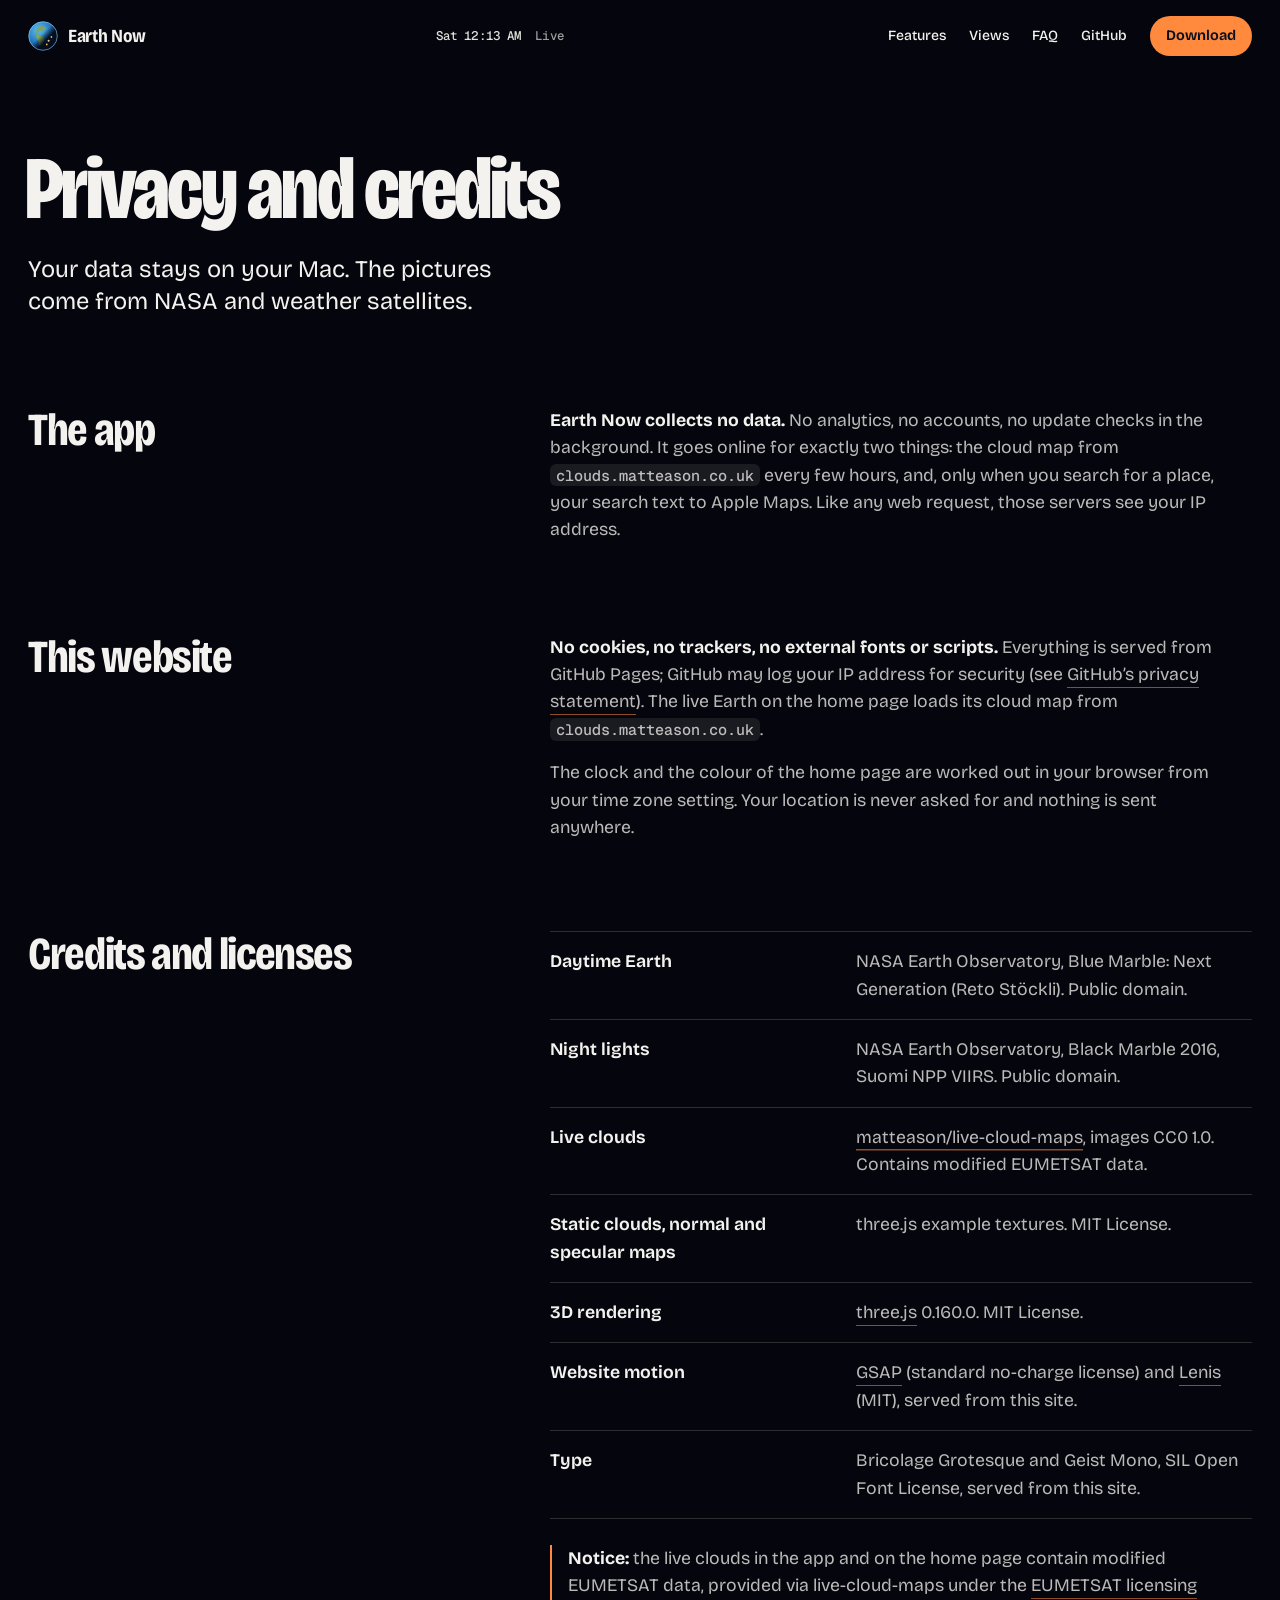
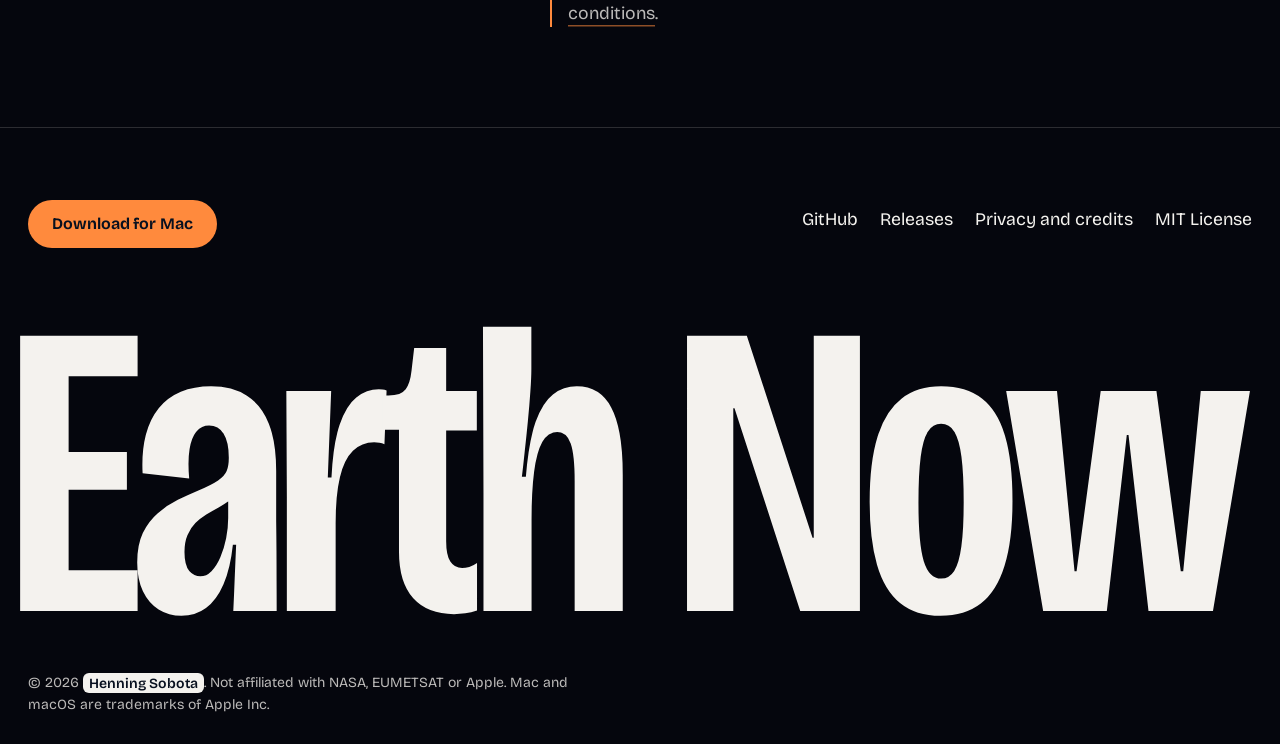
<file: site/info/index.html>
<!doctype html>
<html lang="en">
<head>
<meta charset="utf-8">
<meta name="viewport" content="width=device-width, initial-scale=1, viewport-fit=cover">
<title>Privacy and credits · Earth Now</title>
<meta name="description" content="What Earth Now and this website do with your data (nothing), and the NASA, EUMETSAT and open-source work the app is built on.">
<meta name="theme-color" content="#05060d">
<link rel="canonical" href="https://hensobo.github.io/earth-now/info/">
<meta property="og:type" content="website">
<meta property="og:site_name" content="Earth Now">
<meta property="og:title" content="Privacy and credits · Earth Now">
<meta property="og:description" content="No tracking, no accounts. Built on NASA imagery, EUMETSAT cloud data and three.js.">
<meta property="og:url" content="https://hensobo.github.io/earth-now/info/">
<meta property="og:image" content="https://hensobo.github.io/earth-now/assets/screenshots/social-preview.png?v=2">
<meta name="twitter:card" content="summary_large_image">
<link rel="icon" href="../favicon.ico" sizes="16x16 32x32 48x48">
<link rel="icon" href="../assets/icon/favicon.svg" type="image/svg+xml">
<link rel="apple-touch-icon" href="../assets/icon/apple-touch-icon.png">
<link rel="preload" href="../assets/fonts/bricolage-200_800-normal.woff2" as="font" type="font/woff2" crossorigin>
<link rel="stylesheet" href="../assets/css/site.css?v=20261117">
<script>document.documentElement.classList.add('js')</script>
<script defer src="../assets/vendor/gsap.min.js"></script>
<script defer src="../assets/vendor/ScrollTrigger.min.js"></script>
<script defer src="../assets/vendor/SplitText.min.js"></script>
<script defer src="../assets/vendor/lenis.min.js"></script>
<script defer src="../assets/js/site.js?v=20261117"></script>
</head>
<body>
<a class="skip" href="#main">Skip to content</a>
<div class="sky" aria-hidden="true"></div>
<header class="top">
  <div class="wrap top__in">
    <a class="brand" href="../" aria-label="Earth Now, home"><img src="../assets/icon/mark.svg" alt="" width="30" height="30">Earth Now</a>
    <p class="clock mono"><span><span data-clock>Your time</span> <span data-place></span></span><span class="clock__ahead">Live</span></p>
    <nav aria-label="Main">
      <a class="roll" href="../#features"><span>Features</span><span aria-hidden="true">Features</span></a>
      <a class="roll" href="../#views"><span>Views</span><span aria-hidden="true">Views</span></a>
      <a class="roll" href="../#faq"><span>FAQ</span><span aria-hidden="true">FAQ</span></a>
      <a class="roll gh" href="https://github.com/Hensobo/earth-now" aria-label="Earth Now on GitHub"><span>GitHub</span><span aria-hidden="true">GitHub</span></a>
      <a class="btn btn--sm" href="../#download">Download</a>
    </nav>
  </div>
</header>

<main id="main" tabindex="-1" class="page">
  <div class="wrap">
    <h1 class="display" data-rise>Privacy and credits</h1>
    <p class="lead" data-rise>Your data stays on your Mac. The pictures come from NASA and weather satellites.</p>

    <section class="grid" aria-labelledby="p-app">
      <h2 id="p-app">The app</h2>
      <div class="body">
        <p><b>Earth Now collects no data.</b> No analytics, no accounts, no update checks in the background. It goes online for exactly two things: the cloud map from <code>clouds.matteason.co.uk</code> every few hours, and, only when you search for a place, your search text to Apple Maps. Like any web request, those servers see your IP address.</p>
      </div>
    </section>

    <section class="grid" aria-labelledby="p-web">
      <h2 id="p-web">This website</h2>
      <div class="body">
        <p><b>No cookies, no trackers, no external fonts or scripts.</b> Everything is served from GitHub Pages; GitHub may log your IP address for security (see <a class="link" href="https://docs.github.com/en/site-policy/privacy-policies/github-general-privacy-statement">GitHub&rsquo;s privacy statement</a>). The live Earth on the home page loads its cloud map from <code>clouds.matteason.co.uk</code>.</p>
        <p>The clock and the colour of the home page are worked out in your browser from your time zone setting. Your location is never asked for and nothing is sent anywhere.</p>
      </div>
    </section>

    <section class="grid" aria-labelledby="p-credits">
      <h2 id="p-credits">Credits and licenses</h2>
      <div class="body">
        <ul class="credits">
          <li><b>Daytime Earth</b><span>NASA Earth Observatory, Blue Marble: Next Generation (Reto St&ouml;ckli). Public domain.</span></li>
          <li><b>Night lights</b><span>NASA Earth Observatory, Black Marble 2016, Suomi NPP VIIRS. Public domain.</span></li>
          <li><b>Live clouds</b><span><a class="link" href="https://github.com/matteason/live-cloud-maps">matteason/live-cloud-maps</a>, images CC0 1.0. Contains modified EUMETSAT data.</span></li>
          <li><b>Static clouds, normal and specular maps</b><span>three.js example textures. MIT License.</span></li>
          <li><b>3D rendering</b><span><a class="link" href="https://threejs.org">three.js</a> 0.160.0. MIT License.</span></li>
          <li><b>Website motion</b><span><a class="link" href="https://gsap.com">GSAP</a> (standard no-charge license) and <a class="link" href="https://github.com/darkroomengineering/lenis">Lenis</a> (MIT), served from this site.</span></li>
          <li><b>Type</b><span>Bricolage Grotesque and Geist Mono, SIL Open Font License, served from this site.</span></li>
        </ul>
        <p class="notice"><b>Notice:</b> the live clouds in the app and on the home page contain modified EUMETSAT data, provided via live-cloud-maps under the <a class="link" href="https://www.eumetsat.int/eumetsat-data-licensing">EUMETSAT licensing conditions</a>.</p>
      </div>
    </section>
  </div>
</main>

<footer class="foot">
  <div class="wrap">
    <div class="foot__links">
      <a class="btn" href="https://github.com/Hensobo/earth-now/releases/latest/download/EarthNow.dmg">Download for Mac</a>
      <nav aria-label="Footer">
        <a href="https://github.com/Hensobo/earth-now">GitHub</a>
        <a href="https://github.com/Hensobo/earth-now/releases">Releases</a>
        <a href="./" aria-current="page">Privacy and credits</a>
        <a href="https://github.com/Hensobo/earth-now/blob/main/LICENSE">MIT License</a>
      </nav>
    </div>
    <p class="foot__mark display" aria-hidden="true" data-wght>Earth Now</p>
    <div class="foot__small">
      <p>&copy; 2026 <a class="link" href="https://hensobo.com">Henning Sobota</a>. Not affiliated with NASA, EUMETSAT or Apple. Mac and macOS are trademarks of Apple Inc.</p>
    </div>
  </div>
</footer>
</body>
</html>
</file>
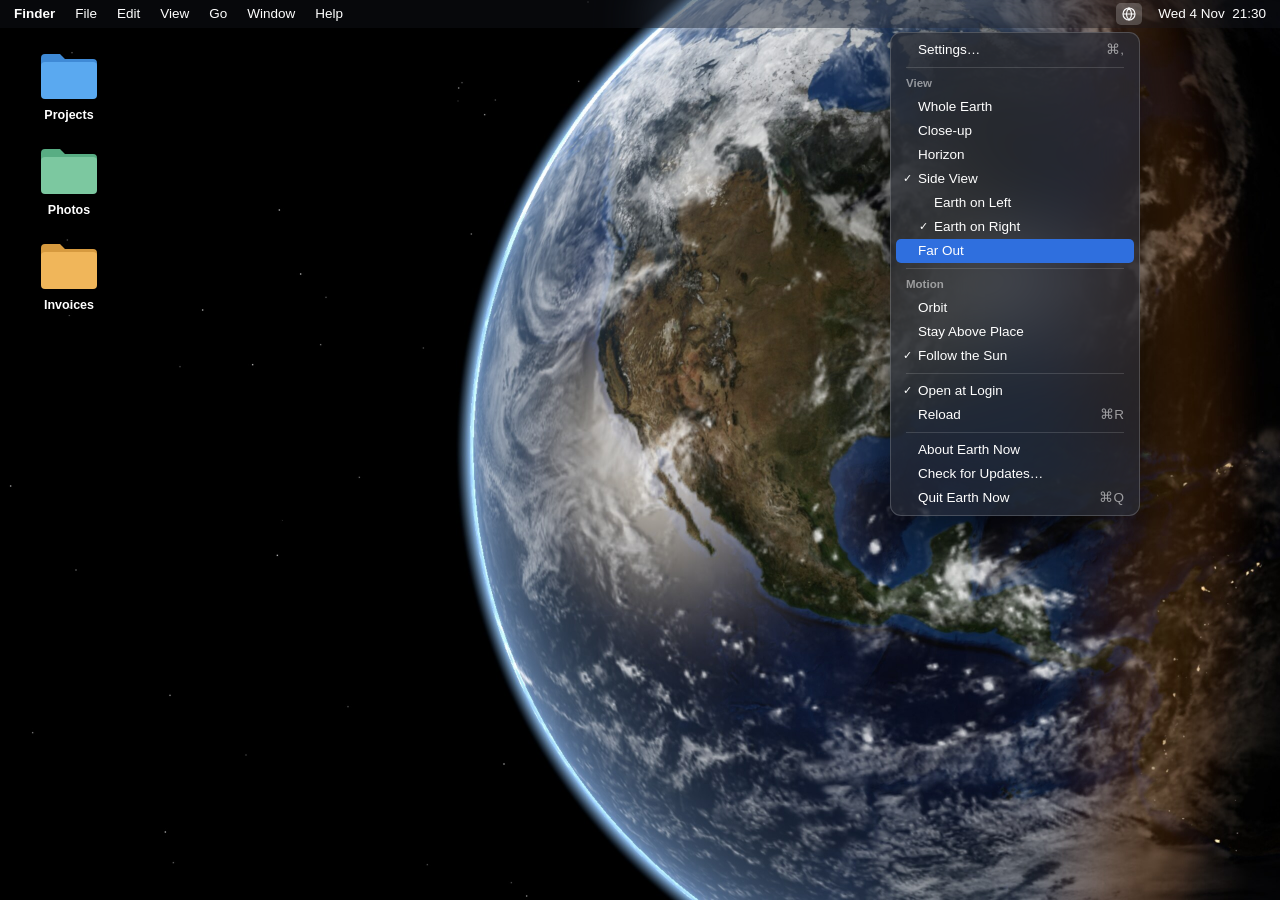
<file: design/marketing/mockup.html>
<!doctype html>
<!--
  Desktop mockups for the README and website. Rendered by design/marketing/render.mjs.
  ?scene=menu      wallpaper + menu bar + open Earth Now menu
  ?scene=settings  wallpaper + menu bar + settings window (CI screenshot)
  ?scene=social    1280×640 social preview (website design, social-earth.jpg)
  Images are real renders of web/index.html (docs/screenshots/views) and real app
  screenshots from CI (docs/screenshots/app). Only the desktop frame is drawn here.
-->
<html lang="en">
<head>
<meta charset="utf-8">
<title>Earth Now mockup</title>
<style>
  * { box-sizing: border-box; }
  html, body { margin: 0; width: 100%; height: 100%; overflow: hidden; background: #000;
    font: 13px/1.2 -apple-system, BlinkMacSystemFont, "SF Pro Text", "Inter", "Helvetica Neue", Arial, sans-serif;
    -webkit-font-smoothing: antialiased; color: #fff; }
  .wall { position: absolute; inset: 0; background: #000 center / cover no-repeat; }

  /* generic menu bar (no vendor logos) */
  .menubar { position: absolute; inset: 0 0 auto; height: 28px; display: flex; align-items: center;
    padding: 0 14px; gap: 20px; background: rgba(20,22,30,.38); backdrop-filter: blur(30px) saturate(1.6);
    -webkit-backdrop-filter: blur(30px) saturate(1.6); font-size: 13.5px; font-weight: 500; }
  .menubar .app { font-weight: 700; }
  .menubar .right { margin-left: auto; display: flex; align-items: center; gap: 16px; }
  .status { width: 26px; height: 22px; border-radius: 5px; display: grid; place-items: center; }
  .status.on { background: rgba(255,255,255,.22); }
  .status svg { width: 16px; height: 16px; }

  /* menu */
  .menu { position: absolute; top: 32px; width: 250px; padding: 5px; border-radius: 11px;
    background: rgba(40,42,50,.72); backdrop-filter: blur(40px) saturate(1.8); -webkit-backdrop-filter: blur(40px) saturate(1.8);
    border: .5px solid rgba(255,255,255,.18); box-shadow: 0 18px 50px rgba(0,0,0,.55); font-size: 13.5px; }
  .item { display: flex; align-items: center; height: 24px; padding: 0 10px 0 22px; border-radius: 5px; position: relative; }
  .item.indent { padding-left: 38px; }
  .item.sel { background: #2f6fde; }
  .item .check { position: absolute; left: 7px; font-size: 11px; }
  .item.indent .check { left: 23px; }
  .item kbd { margin-left: auto; font: inherit; opacity: .55; }
  .header { height: 22px; padding: 4px 10px 0; font-size: 11.5px; font-weight: 600; opacity: .5; }
  .sep { height: 1px; margin: 5px 10px; background: rgba(255,255,255,.14); }

  /* desktop icons */
  .icons { position: absolute; right: 26px; top: 50px; display: grid; gap: 22px; justify-items: center; }
  .icon { width: 86px; text-align: center; font-size: 12.5px; font-weight: 600; text-shadow: 0 1px 3px rgba(0,0,0,.8); }
  .icon svg { width: 62px; height: 52px; display: block; margin: 0 auto 6px; filter: drop-shadow(0 2px 4px rgba(0,0,0,.35)); }

  /* settings window */
  .window { position: absolute; border-radius: 12px; overflow: hidden; background: #1e1e1e;
    box-shadow: 0 30px 90px rgba(0,0,0,.65), 0 0 0 .5px rgba(255,255,255,.2); }
  .titlebar { height: 30px; display: flex; align-items: center; justify-content: center; position: relative;
    background: #2a2a2c; font-weight: 600; font-size: 13px; border-bottom: .5px solid rgba(0,0,0,.6); }
  .lights { position: absolute; left: 12px; display: flex; gap: 8px; }
  .lights i { width: 12px; height: 12px; border-radius: 50%; background: #ff5f57; }
  .lights i:nth-child(2) { background: #febc2e; } .lights i:nth-child(3) { background: #28c840; }
  .window img { display: block; width: 560px; }

  /* social preview */
  .social { position: absolute; inset: 0; display: flex; align-items: center; padding: 0 72px;
    background: radial-gradient(70% 90% at 100% 50%, rgba(40,90,170,.25), transparent 70%), #03060f; }
  .social .text { position: relative; z-index: 2; max-width: 600px; }
  .social img.logo { width: 128px; height: 128px; margin-bottom: 26px; }
  .social h1 { font-size: 76px; line-height: 1; margin: 0 0 16px; letter-spacing: -.02em; }
  .social p { font-size: 30px; line-height: 1.3; margin: 0; color: #c9d4e6; }
  .social p b { color: #6cc6ff; font-weight: 600; }
  .social .earth { position: absolute; right: -120px; top: 50%; width: 760px; height: 760px; transform: translateY(-50%);
    background: center / 172% no-repeat;
    -webkit-mask-image: radial-gradient(circle, #000 58%, transparent 71%); mask-image: radial-gradient(circle, #000 58%, transparent 71%); }
  /* social preview: the website's hero (design/website/DESIGN.md) */
  @font-face { font-family: 'Bricolage'; src: url('../../site/assets/fonts/bricolage-200_800-normal.woff2') format('woff2'); font-weight: 200 800; font-stretch: 75% 100%; }
  @font-face { font-family: 'Geist Mono'; src: url('../../site/assets/fonts/geist-mono-500-normal.woff2') format('woff2'); font-weight: 500; }
  .share { position: absolute; inset: 0; background: #05060d center / cover no-repeat; color: #f4f2ee; font-family: 'Bricolage', sans-serif; }
  .share::before { content: ''; position: absolute; inset: 0; background:
    radial-gradient(110% 95% at 0% 60%, rgba(5,6,13,.86) 0%, rgba(5,6,13,.45) 45%, rgba(5,6,13,0) 70%),
    linear-gradient(0deg, rgba(5,6,13,.75) 0%, rgba(5,6,13,0) 30%); }
  .share .in { position: absolute; inset: 0; padding: 44px 56px 34px; display: grid; grid-template-rows: auto 1fr auto auto; }
  .share .brand { display: flex; align-items: center; gap: 12px; font-size: 26px; font-weight: 700; font-stretch: 85%; letter-spacing: -0.02em; }
  .share .brand img { width: 36px; height: 36px; }
  .share h1 { align-self: end; margin: 0 0 0 -0.05em; font-size: 156px; font-weight: 760; font-stretch: 78%;
    font-variation-settings: 'opsz' 96; letter-spacing: -0.028em; line-height: 0.88; }
  .share h1 span { display: block; white-space: nowrap; } .share h1 span + span { padding-left: 0.62em; }
  .share p { margin: 40px 0 0; font-size: 25px; line-height: 1.35; color: #d9dae0; max-width: 25ch; }
  .share .meta { display: flex; justify-content: space-between; margin-top: 30px; padding-top: 14px; border-top: 1px solid rgba(244,242,238,.18);
    font: 500 15.5px 'Geist Mono', monospace; letter-spacing: .01em; color: #c9cad2; }
  .share .meta b { color: #f4f2ee; font-weight: 500; }
  .share .dot { display: inline-block; width: 8px; height: 8px; border-radius: 50%; background: #ff8a3d; margin-right: 9px; box-shadow: 0 0 0 4px rgba(255,138,61,.22); }
</style>
</head>
<body>
<script>
const q = new URLSearchParams(location.search);
const scene = q.get('scene') || 'menu';
const root = '../../';
const globe = `<svg viewBox="0 0 24 24" fill="none" stroke="#fff" stroke-width="1.8"><circle cx="12" cy="12" r="9"/><path d="M3 12h18M12 3c2.6 2.6 3.9 5.6 3.9 9s-1.3 6.4-3.9 9c-2.6-2.6-3.9-5.6-3.9-9S9.4 5.6 12 3z"/></svg>`;
const folder = (c1, c2) => `<svg viewBox="0 0 62 52"><path d="M3 8a4 4 0 0 1 4-4h15l5 5h28a4 4 0 0 1 4 4v3H3z" fill="${c2}"/><rect x="3" y="12" width="56" height="37" rx="4" fill="${c1}"/></svg>`;

function menubar(menuOpen) {
  return `<div class="menubar"><span class="app">Finder</span><span>File</span><span>Edit</span><span>View</span><span>Go</span><span>Window</span><span>Help</span>
    <div class="right"><div class="status ${menuOpen ? 'on' : ''}">${globe}</div><span>Wed 4 Nov&nbsp;&nbsp;21:30</span></div></div>`;
}

function menu(right) {
  const it = (t, o = {}) => `<div class="item ${o.indent ? 'indent' : ''} ${o.sel ? 'sel' : ''}">${o.on ? '<span class="check">✓</span>' : ''}${t}${o.kbd ? `<kbd>${o.kbd}</kbd>` : ''}</div>`;
  return `<div class="menu" style="right:${right}px">
    ${it('Settings…', { kbd: '⌘,' })}<div class="sep"></div>
    <div class="header">View</div>
    ${it('Whole Earth')}${it('Close-up')}${it('Horizon')}${it('Side View', { on: 1 })}
    ${it('Earth on Left', { indent: 1 })}${it('Earth on Right', { indent: 1, on: 1 })}${it('Far Out', { sel: 1 })}
    <div class="sep"></div><div class="header">Motion</div>
    ${it('Orbit')}${it('Stay Above Place')}${it('Follow the Sun', { on: 1 })}
    <div class="sep"></div>${it('Open at Login', { on: 1 })}${it('Reload', { kbd: '⌘R' })}
    <div class="sep"></div>${it('About Earth Now')}${it('Check for Updates…')}${it('Quit Earth Now', { kbd: '⌘Q' })}
  </div>`;
}

let html = '';
if (scene === 'menu') {
  html = `<div class="wall" style="background-image:url(${root}docs/screenshots/views/side-view.jpg)"></div>
    <div class="icons" style="right:auto;left:26px">
      <div class="icon">${folder('#5aa9f0', '#3f8ad6')}Projects</div>
      <div class="icon">${folder('#7cc8a0', '#58ad83')}Photos</div>
      <div class="icon">${folder('#f0b65a', '#d69a3f')}Invoices</div>
    </div>
    ${menubar(true)}${menu(140)}`;
} else if (scene === 'settings') {
  const win = (shot, left, top) => `<div class="window" style="left:${left}px; top:${top}px">
      <div class="titlebar"><div class="lights"><i></i><i></i><i></i></div>Earth Now</div>
      <img src="${root}docs/screenshots/app/${shot}"></div>`;
  html = `<div class="wall" style="background-image:url(${root}docs/screenshots/views/${q.get('wall') || 'close-up.jpg'})"></div>
    ${menubar(false)}
    ${q.get('second') ? win(q.get('second'), 770, 132) : ''}
    ${win(q.get('shot') || 'settings-en-dark.png', 110, 58)}`;
} else if (scene === 'social') {
  // social-earth.jpg: the renderer at 20 Mar 2026 03:00 UTC, globe right, day side outward;
  // the readout is the true Sun position at that moment
  html = `<div class="share" style="background-image:url(social-earth.jpg)"><div class="in">
    <div class="brand"><img src="${root}site/assets/icon/mark.svg" alt="">Earth Now</div>
    <h1><span>The Earth,</span><span>right now.</span></h1>
    <p>A live wallpaper for your Mac. Daylight where the sun is up, glowing cities where it's night.</p>
    <div class="meta"><span><span class="dot"></span>Sun overhead at <b>0.2° S, 136.9° E</b></span><span>Free and open source · macOS 13 or later</span></div>
  </div></div>`;
}
document.body.insertAdjacentHTML('beforeend', html);
</script>
</body>
</html>
</file>
<file: site/assets/css/site.css>
/* Earth Now website. Design notes: design/website/DESIGN.md */

@font-face {
  font-family: 'Bricolage';
  src: url('../fonts/bricolage-200_800-normal.woff2') format('woff2');
  font-weight: 200 800; font-stretch: 75% 100%; font-style: normal; font-display: swap;
}
@font-face {
  font-family: 'Geist Mono';
  src: url('../fonts/geist-mono-500-normal.woff2') format('woff2');
  font-weight: 500; font-style: normal; font-display: swap;
}

:root {
  /* fixed colours */
  --space: #05060d;
  --star: #f4f2ee;
  --deep: #08101f;
  --sodium: #ff8a3d;
  /* ink for a dark sky; html.sky-light switches to ink for a light sky (assets/js/site.js) */
  --ground: #05060d;
  --ink: #f4f2ee;
  --inv: #08101f;
  --muted: rgba(244, 242, 238, .76);
  --line: rgba(244, 242, 238, .16);
  --cta-bg: #ff8a3d;
  --cta-ink: #08101f;
  --cta-flood: #f4f2ee;
  --cta-flood-ink: #08101f;
  --wght: 640;

  --f: 'Bricolage', ui-sans-serif, system-ui, -apple-system, 'Segoe UI', sans-serif;
  --f-mono: 'Geist Mono', ui-monospace, SFMono-Regular, Menlo, monospace;

  --t-mega: clamp(3.6rem, 0.6rem + 11.6vw, 14rem);
  --t-xl: clamp(2.6rem, 1.1rem + 5.6vw, 7.5rem);
  --t-l: clamp(1.7rem, 1.1rem + 2.2vw, 3.4rem);
  --t-m: clamp(1.2rem, 1.05rem + 0.55vw, 1.6rem);
  --t-body: clamp(1rem, 0.96rem + 0.18vw, 1.125rem);
  --t-s: 0.875rem;
  --t-xs: 0.78rem;

  --g: clamp(16px, 2.2vw, 32px);
  --max: 1600px;
  --r: 12px;

  --e-out: cubic-bezier(0.16, 1, 0.3, 1);
  --e-soft: cubic-bezier(0.215, 0.61, 0.355, 1);
}
html.sky-light {
  --ink: #08101f; --inv: #f4f2ee; --muted: rgba(8, 16, 31, .74); --line: rgba(8, 16, 31, .16);
  --cta-bg: #08101f; --cta-ink: #f4f2ee; --cta-flood: #ff8a3d; --cta-flood-ink: #08101f;
}

/* The sky: one fixed layer, the only thing whose colour changes while scrolling. */
.sky { position: fixed; inset: -10vh 0; z-index: -2; background: #05060d; pointer-events: none; contain: strict; will-change: transform; }
/* The Earth: the app's renderer, transparent, behind everything. */
.earth-layer {
  position: fixed; inset: 0; width: 100%; height: 100%; border: 0; z-index: -1; pointer-events: none;
  opacity: 0; transition: opacity 1.4s var(--e-soft) .3s; will-change: opacity;
}
html.earth-ready .earth-layer { opacity: 1; }
html.earth-ready.earth-side .earth-layer { opacity: .55; transition-delay: 0s; }
html.earth-ready.earth-side.sky-light .earth-layer { opacity: .45; }
@media (max-width: 760px) { html.earth-ready.earth-side .earth-layer { opacity: .42; } html.earth-ready.earth-side.sky-light .earth-layer { opacity: .34; } }

*, *::before, *::after { box-sizing: border-box; }
html { background: var(--space); color: var(--ink); -webkit-text-size-adjust: 100%; }
html.lenis, html.lenis body { height: auto; }
.lenis.lenis-smooth { scroll-behavior: auto !important; }
body {
  margin: 0; background: transparent; color: var(--ink); transition: color .4s;
  font: 400 var(--t-body)/1.55 var(--f);
  font-optical-sizing: auto;
  -webkit-font-smoothing: antialiased; text-rendering: optimizeLegibility;
}
::selection { background: var(--sodium); color: var(--deep); }
img { display: block; max-width: 100%; height: auto; }
a { color: inherit; }
p { margin: 0; }
h1, h2, h3 { margin: 0; font-weight: inherit; }
button { font: inherit; color: inherit; }
code, kbd {
  font: 500 0.86em/1.3 var(--f-mono); padding: 0.12em 0.4em; border-radius: 6px;
  background: color-mix(in srgb, var(--ink) 9%, transparent); white-space: nowrap;
}
:focus-visible { outline: 2px solid var(--sodium); outline-offset: 4px; border-radius: 6px; }
.btn:focus-visible { border-radius: 999px; }

.wrap { width: min(var(--max), 100% - 2 * var(--g)); margin-inline: auto; }
.grid { display: grid; grid-template-columns: repeat(12, minmax(0, 1fr)); column-gap: var(--g); }
.mono { font: 500 var(--t-xs)/1.35 var(--f-mono); letter-spacing: 0.01em; font-variant-numeric: tabular-nums; }
.sr { position: absolute; width: 1px; height: 1px; overflow: hidden; clip-path: inset(50%); white-space: nowrap; }
.display {
  font-family: var(--f); font-stretch: 78%; font-weight: 760;
  font-variation-settings: 'opsz' 96; letter-spacing: -0.028em; line-height: 0.88;
  text-wrap: balance;
}

.skip {
  position: fixed; left: var(--g); top: 12px; z-index: 100; padding: 10px 16px; border-radius: 999px;
  background: var(--star); color: var(--deep); font-weight: 600; text-decoration: none;
  translate: 0 -200%; transition: translate .3s var(--e-soft);
}
.skip:focus-visible { translate: 0 0; }

/* ---------------------------------------------------------------- header */
.top {
  position: fixed; inset: 0 0 auto; z-index: 50; color: var(--ink);
  transition: translate .6s var(--e-out), color .4s;
  padding-top: max(14px, env(safe-area-inset-top));
}
.top::before {
  content: ""; position: absolute; inset: 0; z-index: -1; opacity: 0;
  background: color-mix(in srgb, var(--hdr, #05060d) 92%, transparent);
  border-bottom: 1px solid var(--line); transition: opacity .4s;
}
html.is-scrolled .top::before { opacity: 1; }
html.over-hero .top { color: var(--star); }
html.over-hero .top::before { opacity: 0; }
html.frame-away .top { translate: 0 -110%; }
.top__in { display: flex; align-items: center; justify-content: space-between; gap: 16px; min-height: 56px; padding-bottom: 12px; }
.brand { display: inline-flex; align-items: center; gap: 10px; text-decoration: none; font-weight: 700; font-stretch: 85%; font-size: 1.15rem; letter-spacing: -0.02em; }
.brand img { width: 30px; height: 30px; transition: rotate .9s var(--e-out); }
@media (hover: hover) { .brand:hover img { rotate: 360deg; } }
.brand:focus-visible img { rotate: 360deg; }
.clock { display: flex; gap: 14px; align-items: baseline; opacity: .92; }
.clock__ahead { color: var(--sodium); min-width: 9ch; }
html:not(.over-hero) .clock__ahead { color: inherit; opacity: .7; }
.top nav { display: flex; align-items: center; gap: clamp(14px, 1.8vw, 28px); font-size: var(--t-s); font-weight: 500; }
.top nav a:not(.btn) { text-decoration: none; padding: 6px 0; }
@media (max-width: 1080px) { .clock [data-place], .clock__ahead { display: none; } }
@media (max-width: 400px) { .brand { font-size: 1.02rem; gap: 8px; } .clock { font-size: .7rem; } }
@media (max-width: 760px) { .top nav a:not(.btn) { display: none; } }

/* letter roll: nav (rises like the motion verb) */
.roll { display: inline-grid; overflow: clip; vertical-align: top; }
.roll > span { grid-area: 1 / 1; transition: translate .5s var(--e-out); }
.roll > span + span { translate: 0 170%; }
@media (hover: hover) { .roll:hover > span { translate: 0 -170%; } .roll:hover > span + span { translate: 0 0; } }
.roll:focus-visible > span { translate: 0 -170%; } .roll:focus-visible > span + span { translate: 0 0; }
.top nav .roll { background: linear-gradient(currentColor 0 0) left calc(100% - 2px) / 0% 1.5px no-repeat; transition: background-size .5s var(--e-out); }
@media (hover: hover) { .top nav .roll:hover { background-size: 100% 1.5px; } }
.top nav .roll:focus-visible { background-size: 100% 1.5px; }

/* ---------------------------------------------------------------- buttons */
.btn {
  --bg: var(--cta-bg); --fg: var(--cta-ink); --flood: var(--cta-flood); --fg-on: var(--cta-flood-ink);
  position: relative; isolation: isolate; overflow: clip;
  display: inline-flex; align-items: center; gap: 10px; min-height: 48px; padding: 0 24px;
  border-radius: 999px; background: var(--bg); color: var(--fg); text-decoration: none;
  font-weight: 650; font-size: 1rem; letter-spacing: -0.005em; white-space: nowrap;
  transition: color .45s var(--e-soft), scale .2s var(--e-soft);
}
.btn::before { /* the sunrise: a disc rising from below the button */
  content: ""; position: absolute; z-index: -1; left: 50%; top: 100%; width: 260%; aspect-ratio: 1;
  border-radius: 50%; background: var(--flood); translate: -50% 0; scale: 1;
  transition: translate .6s var(--e-out);
}
.btn svg { width: 18px; height: 18px; flex: none; transition: translate .45s var(--e-out); }
@media (hover: hover) {
  .btn:hover { color: var(--fg-on); }
  .btn:hover::before { translate: -50% -62%; }
  .btn:hover svg { translate: 0 2px; }
}
.btn:focus-visible { color: var(--fg-on); }
.btn:focus-visible::before { translate: -50% -62%; }
.btn:active { scale: .97; }
.btn--ghost { --bg: transparent; --fg: var(--ink); --flood: var(--ink); --fg-on: var(--inv); box-shadow: inset 0 0 0 1.5px currentColor; }
.btn--sm { min-height: 40px; padding: 0 16px; font-size: .9rem; }
.on-space .btn { --bg: var(--sodium); --fg: var(--deep); --flood: var(--star); --fg-on: var(--deep); }
.on-space .btn--ghost { --bg: transparent; --fg: var(--star); --flood: var(--star); --fg-on: var(--deep); }
html.over-hero .top .btn { --bg: var(--sodium); --fg: var(--deep); --flood: var(--star); --fg-on: var(--deep); }

/* inline links: underline at rest, rises into a band */
.link {
  text-decoration: none;
  background: linear-gradient(color-mix(in srgb, var(--sodium) 55%, transparent) 0 0) left 100% / 100% 1.5px no-repeat;
  padding-block: 3px; transition: background-size .4s var(--e-out);
}
@media (hover: hover) { .link:hover { background-size: 100% 0.45em; } }
.link:focus-visible { background-size: 100% 0.45em; }

/* ---------------------------------------------------------------- hero */
.hero { position: relative; height: 210svh; color: var(--star); }
/* the hero's night does not end at a hard edge: it fades out into the sky below */
.hero::after {
  content: ''; position: absolute; left: 0; right: 0; top: 100%; height: var(--tail-h, 62svh); pointer-events: none;
  background: linear-gradient(180deg,
    rgba(5, 6, 13, var(--tail, .7)) 0%, rgba(5, 6, 13, calc(var(--tail, .7) * .94)) 8%,
    rgba(5, 6, 13, calc(var(--tail, .7) * .8)) 18%, rgba(5, 6, 13, calc(var(--tail, .7) * .6)) 30%,
    rgba(5, 6, 13, calc(var(--tail, .7) * .38)) 44%, rgba(5, 6, 13, calc(var(--tail, .7) * .2)) 60%,
    rgba(5, 6, 13, calc(var(--tail, .7) * .07)) 78%, rgba(5, 6, 13, 0) 100%);
}
.hero__stage { position: sticky; top: 0; height: 100svh; overflow: clip; }
.hero__still { position: absolute; inset: 0; width: 100%; height: 100%; object-fit: cover; object-position: 50% 50%; transition: opacity .8s var(--e-soft); }
html.earth-ready .hero__still { opacity: 0; }
.hero__scrim {
  position: absolute; inset: 0; pointer-events: none;
  background:
    radial-gradient(120% 75% at 0% 50%, rgba(5, 6, 13, .78) 0%, rgba(5, 6, 13, .35) 45%, rgba(5, 6, 13, 0) 70%),
    linear-gradient(0deg, rgba(5, 6, 13, .7) 0%, rgba(5, 6, 13, .7) 10%, rgba(5, 6, 13, .55) 18%, rgba(5, 6, 13, .3) 27%, rgba(5, 6, 13, .1) 36%, rgba(5, 6, 13, 0) 46%);
}
.hero__content {
  position: relative; z-index: 2; height: 100%;
  display: grid; grid-template-rows: 1fr auto auto; padding-top: 110px; padding-bottom: clamp(24px, 4vh, 44px);
}
.hero h1 { align-self: end; font-size: var(--t-mega); grid-column: 1 / -1; margin-left: -0.05em; font-weight: var(--wght); }
.hero h1 .line { display: block; white-space: nowrap; }
.hero h1 .line + .line { padding-left: 0.62em; }
.hero__lower { display: grid; grid-template-columns: repeat(12, minmax(0, 1fr)); column-gap: var(--g); align-items: end; margin-top: clamp(22px, 4vh, 48px); }
.hero__lead { grid-column: 1 / span 5; font-size: var(--t-m); line-height: 1.35; color: #d9dae0; max-width: 30ch; }
.hero__cta { grid-column: 7 / span 6; justify-self: end; display: flex; flex-wrap: wrap; gap: 12px; justify-content: flex-end; }
.hero__meta {
  display: flex; justify-content: space-between; gap: 16px 32px; flex-wrap: wrap;
  margin-top: clamp(22px, 4vh, 44px); padding-top: 14px; border-top: 1px solid rgba(244, 242, 238, .18); color: #c9cad2;
}
.hero__meta b { color: var(--star); font-weight: 500; }
.live-dot { display: inline-block; width: 7px; height: 7px; border-radius: 50%; background: var(--sodium); margin-right: 8px; vertical-align: 1px; box-shadow: 0 0 0 4px rgba(255, 138, 61, .22); }

@media (max-width: 760px) {
  .hero { height: 170svh; --tail: .78; --tail-h: 40svh; }
  .hero__still { object-position: 30% 8%; }
  .hero__scrim { background: linear-gradient(0deg, rgba(5, 6, 13, .78) 0%, rgba(5, 6, 13, .82) 14%, rgba(5, 6, 13, .6) 42%, rgba(5, 6, 13, 0) 70%); }
  .hero__content { grid-template-rows: 1fr auto auto; padding-top: 90px; }
  .hero h1 { font-size: clamp(3.4rem, 21vw, 7rem); }
  .hero h1 .line + .line { padding-left: 0; }
  .hero__lower { display: block; margin-top: 18px; }
  .hero__lead { font-size: 1.12rem; max-width: 34ch; }
  .hero__cta { justify-content: flex-start; margin-top: 20px; }
  .hero__meta { margin-top: 20px; }
  .hero__meta .hint { display: none; }
}

/* ---------------------------------------------------------------- sections */
.sec { position: relative; }
.sec h2 { font-size: var(--t-xl); }

/* 2 statement */
.statement { position: relative; padding: clamp(96px, 16vh, 200px) 0 clamp(80px, 12vh, 160px); }
.statement p.big {
  grid-column: 1 / span 11; font-size: var(--t-l); line-height: 1.14; letter-spacing: -0.025em;
  font-weight: 500; text-wrap: pretty; text-indent: 4.5em;
}
/* The paragraph reserves the height it needs with the longest city names (site.js), so a new
   name can change the line breaks but never moves anything below it. */
.statement .live-city { font-family: var(--f-mono); font-weight: 500; font-size: .78em; letter-spacing: -0.02em; padding: 0 .3em; border-radius: 6px; background: color-mix(in srgb, var(--ink) 10%, transparent); white-space: nowrap; }
.statement .aside { grid-column: 9 / span 4; margin-top: 40px; color: var(--muted); max-width: 34ch; }
@media (max-width: 760px) {
  .statement { padding: 84px 0 32px; } .index { padding: 16px 0 36px; } .views, .mac { padding: 36px 0; } .facts { padding: 44px 0 20px; } .get { padding: 44px 0 36px; } .faq { padding: 36px 0; }
  .get .get__row { margin-top: 24px; } .steps { margin-top: 28px !important; } .statement .aside { margin-top: 24px; } .mac .mac__small { margin-top: 20px; } .views .wall { row-gap: 22px; }
  .foot .foot__mark { font-size: 29.4vw; margin-block: 28px 18px; }
  .views__head, .index__head { margin-bottom: 24px; }
}
@media (max-width: 760px) { .statement p.big { grid-column: 1 / -1; text-indent: 0; } .statement .aside { grid-column: 1 / -1; } }

/* 3 index */
.index { padding: clamp(40px, 8vh, 120px) 0 clamp(80px, 12vh, 160px); }
.index__head { display: flex; justify-content: space-between; align-items: end; gap: 24px; margin-bottom: clamp(28px, 5vh, 56px); }
.index__head p { max-width: 32ch; color: var(--muted); }
.rows { list-style: none; margin: 0; padding: 0; border-top: 1px solid var(--line); }
.row { border-bottom: 1px solid var(--line); }
.row__in {
  display: grid; grid-template-columns: repeat(12, minmax(0, 1fr)); column-gap: var(--g); align-items: baseline;
  padding: clamp(18px, 2.6vh, 30px) 0; position: relative;
}
.row h3 { grid-column: 1 / span 4; font-size: var(--t-l); font-weight: 650; font-stretch: 82%; letter-spacing: -0.03em; line-height: 1; transition: translate .5s var(--e-out); }
.row p { grid-column: 5 / span 5; color: var(--muted); max-width: 46ch; }
.row .spec { grid-column: 10 / span 3; justify-self: end; text-align: right; transition: opacity .35s var(--e-soft), translate .5s var(--e-out); }
.row .spec b { display: block; font: 700 var(--t-m)/1 var(--f); font-stretch: 80%; letter-spacing: -0.02em; margin-bottom: 4px; color: var(--ink); }
.row .spec span { color: var(--muted); }
.row .thumb { display: none; }
@media (hover: hover) and (pointer: fine) {
  .row:hover h3 { translate: 0.4em 0; }
  .row:hover .spec { opacity: 0; translate: 0 -12px; }
}
.preview {
  position: fixed; left: 0; top: 0; z-index: 40; width: clamp(240px, 21vw, 380px); aspect-ratio: 16 / 10;
  pointer-events: none; border-radius: var(--r); overflow: clip; opacity: 0;
  clip-path: inset(100% 0 0 0 round var(--r)); box-shadow: 0 30px 80px rgba(0, 0, 0, .35);
}
.preview img { width: 100%; height: 100%; object-fit: cover; }
@media (max-width: 900px) {
  .row__in { grid-template-columns: 72px 1fr; row-gap: 6px; }
  .row .thumb { display: block; grid-row: 1 / span 3; width: 72px; aspect-ratio: 1; object-fit: cover; border-radius: 8px; align-self: start; }
  .row h3, .row p, .row .spec { grid-column: 2; justify-self: start; text-align: left; }
  .row .spec b { display: inline; font-size: 1rem; margin-right: 6px; }
  .index__head { display: block; } .index__head p { margin-top: 14px; }
}

/* 4 gallery wall */
.views { padding: clamp(60px, 10vh, 140px) 0; }
.views__head { margin-bottom: clamp(32px, 6vh, 72px); }
.views__head p { margin-top: 18px; color: var(--muted); max-width: 40ch; }
.wall { display: grid; grid-template-columns: repeat(12, minmax(0, 1fr)); column-gap: var(--g); row-gap: clamp(28px, 6vh, 80px); }
.shot { margin: 0; }
.shot__frame { display: block; overflow: clip; border-radius: var(--r); background: #000; }
.shot__frame img { width: 100%; aspect-ratio: 16 / 10; object-fit: cover; transition: scale 1.1s var(--e-out); }
.shot figcaption { display: flex; justify-content: space-between; gap: 12px; margin-top: 12px; }
.shot figcaption b { font: 650 1.05rem/1.2 var(--f); letter-spacing: -0.01em; }
.shot figcaption span { color: var(--muted); text-align: right; }
@media (hover: hover) { .shot:hover .shot__frame img { scale: 1.045; } }
.shot--a { grid-column: 1 / span 7; }
.shot--b { grid-column: 9 / span 4; align-self: end; }
.shot--c { grid-column: 2 / span 4; }
.shot--d { grid-column: 7 / span 6; margin-top: 18vh; }
.shot--e { grid-column: 1 / span 5; margin-top: -6vh; }
.shot--f { grid-column: 8 / span 4; align-self: center; }
@media (max-width: 760px) {
  .wall { grid-template-columns: 1fr 1fr; row-gap: 28px; column-gap: 12px; }
  .shot { grid-column: auto !important; margin-top: 0 !important; }
  .shot--a, .shot--d { grid-column: 1 / -1 !important; }
  .shot figcaption { display: block; } .shot figcaption span { display: block; text-align: left; margin-top: 2px; }
}

/* 5 pair */
.mac { padding: clamp(60px, 10vh, 140px) 0; }
.mac__img { grid-column: 1 / span 8; }
.mac__img img, .mac__small img { border-radius: var(--r); box-shadow: 0 40px 90px rgba(0, 0, 0, .28); }
.mac__text { grid-column: 9 / span 4; align-self: end; }
.mac__text h2 { font-size: var(--t-l); line-height: 1; letter-spacing: -0.035em; font-weight: 720; font-stretch: 80%; }
.mac__text p { margin-top: 18px; color: var(--muted); }
.mac__text ul { list-style: none; padding: 0; margin: 26px 0 0; border-top: 1px solid var(--line); }
.mac__text li { padding: 12px 0; border-bottom: 1px solid var(--line); display: flex; justify-content: space-between; gap: 16px; }
.mac__text li span:last-child { color: var(--muted); text-align: right; }
.mac__small { grid-column: 5 / span 8; display: grid; grid-template-columns: 1fr 1fr; gap: var(--g); margin-top: clamp(28px, 5vh, 56px); }
.mac__small figcaption { margin-top: 10px; color: var(--muted); font-size: var(--t-s); }
@media (max-width: 900px) {
  .mac__img, .mac__text, .mac__small { grid-column: 1 / -1; }
  .mac__text { margin-top: 32px; }
  .mac__small { grid-template-columns: 1fr; }
}

/* 6 facts */
.facts { padding: clamp(80px, 14vh, 180px) 0; }
.facts ul { list-style: none; padding: 0; margin: 0; display: grid; grid-template-columns: repeat(4, minmax(0, 1fr)); column-gap: var(--g); border-top: 1px solid var(--line); }
.facts li { padding-top: 20px; }
.facts .num { display: block; font-size: clamp(3.2rem, 1rem + 6vw, 8.5rem); font-weight: 760; font-stretch: 76%; letter-spacing: -0.05em; line-height: .9; font-variant-numeric: tabular-nums; }
.facts .num small { font-size: .42em; letter-spacing: -0.02em; margin-left: .06em; }
.facts li p { margin-top: 14px; color: var(--muted); max-width: 26ch; }
@media (max-width: 760px) { .facts ul { grid-template-columns: 1fr 1fr; row-gap: 40px; } }

/* 7 download poster */
.get { padding: clamp(90px, 16vh, 200px) 0 clamp(70px, 12vh, 140px); }
.get h2 { font-size: var(--t-mega); margin-left: -0.05em; }
.get__row { display: grid; grid-template-columns: repeat(12, minmax(0, 1fr)); column-gap: var(--g); margin-top: clamp(32px, 6vh, 64px); align-items: start; }
.get__cta { grid-column: 1 / span 5; }
.get__cta .actions { display: flex; flex-wrap: wrap; gap: 12px; }
.get__cta .reqs { margin-top: 18px; color: var(--muted); display: flex; flex-wrap: wrap; gap: 6px 18px; }
.steps { grid-column: 7 / span 6; list-style: none; padding: 0; margin: 0; counter-reset: s; }
.steps li { display: grid; grid-template-columns: 3.2rem 1fr; gap: 6px 14px; padding: 16px 0; border-top: 1px solid var(--line); counter-increment: s; }
.steps li::before { content: counter(s, decimal-leading-zero); font: 500 var(--t-xs)/1.9 var(--f-mono); color: var(--muted); }
.steps h3 { font-weight: 650; font-size: 1.15rem; }
.steps p { grid-column: 2; color: var(--muted); }
.help { grid-column: 7 / span 6; margin-top: 16px; border-top: 1px solid var(--line); border-bottom: 1px solid var(--line); }
.help summary { cursor: pointer; list-style: none; display: flex; justify-content: space-between; align-items: center; gap: 16px; padding: 18px 0; font-weight: 650; }
.help summary::-webkit-details-marker { display: none; }
.help summary::after, .faq summary::after { content: "+"; font: 400 1.6rem/1 var(--f); transition: rotate .4s var(--e-out); }
.help[open] summary::after, .faq details[open] summary::after { rotate: 45deg; }
.help__body { padding: 0 0 22px; color: var(--muted); }
.help__body ol { margin: 0 0 14px; padding-left: 1.2em; color: var(--ink); }
.help__body li { margin: 6px 0; }
.help__body p + p { margin-top: 12px; }
.clip { margin: 28px 0 0; }
.clip__v { display: block; width: 100%; height: auto; aspect-ratio: 16 / 10; border-radius: var(--r); background: var(--space); box-shadow: 0 0 0 1px var(--line); }
.clip figcaption { margin-top: 10px; color: var(--muted); display: flex; flex-wrap: wrap; gap: 4px 14px; }
.win { grid-column: 1 / span 5; margin-top: 28px; padding-left: 16px; border-left: 2px solid var(--sodium); color: var(--muted); max-width: 44ch; }
.win b { color: var(--ink); }
@media (max-width: 900px) {
  .get h2 { font-size: clamp(3rem, 17vw, 7rem); }
  .get__cta, .steps, .help, .win { grid-column: 1 / -1; }
  .steps { margin-top: 40px; }
}

/* 8 faq */
.faq { padding: clamp(60px, 10vh, 140px) 0; }
.faq__head { grid-column: 1 / span 4; }
.faq__head h2 { font-size: var(--t-l); line-height: 1; letter-spacing: -0.035em; font-weight: 720; font-stretch: 80%; position: sticky; top: 110px; }
.faq__list { grid-column: 6 / span 7; border-top: 1px solid var(--line); }
.faq details { border-bottom: 1px solid var(--line); }
.faq summary { cursor: pointer; list-style: none; display: flex; justify-content: space-between; align-items: center; gap: 16px; padding: 20px 0; font-size: var(--t-m); font-weight: 600; letter-spacing: -0.015em; line-height: 1.2; transition: translate .45s var(--e-out); }
.faq summary::-webkit-details-marker { display: none; }
@media (hover: hover) { .faq summary:hover { translate: 0.3em 0; } }
.faq details p { padding: 0 0 22px; color: var(--muted); max-width: 58ch; }
@media (max-width: 900px) { .faq__head, .faq__list { grid-column: 1 / -1; } .faq__head h2 { position: static; margin-bottom: 24px; } }

/* 9 footer */
.foot { padding: clamp(40px, 8vh, 90px) 0 max(28px, env(safe-area-inset-bottom)); border-top: 1px solid var(--line); overflow: clip; }
.foot__links { display: flex; flex-wrap: wrap; justify-content: space-between; gap: 24px; }
.foot nav { display: flex; flex-wrap: wrap; gap: 6px 22px; }
.foot nav a { text-decoration: none; padding: 6px 0; }
@media (hover: hover) { .foot nav a:hover { text-decoration: underline; text-underline-offset: .2em; } }
.foot__mark { pointer-events: none; user-select: none; display: block; font-size: min(32.6vw, 42rem); line-height: .78; margin: clamp(36px, 7vh, 80px) 0 clamp(20px, 4vh, 40px) -0.05em; white-space: nowrap; font-weight: var(--wght); }
.foot__small { display: flex; flex-wrap: wrap; justify-content: space-between; gap: 12px 32px; color: var(--muted); font-size: var(--t-s); }
.foot__small p { max-width: 62ch; }
.foot__small .link { color: var(--inv); background: var(--ink); font-weight: 600; padding: .12em .42em; border-radius: 6px; transition: background-color .3s var(--e-out), color .3s var(--e-out); }
@media (hover: hover) { .foot__small .link:hover { background: var(--sodium); color: var(--deep); } }
.foot__small .link:focus-visible { background: var(--sodium); color: var(--deep); }

/* ---------------------------------------------------------------- inner page + 404 */
.page { padding: 150px 0 100px; }
.page h1 { font-size: var(--t-xl); margin-left: -0.04em; }
.page .lead { font-size: var(--t-m); line-height: 1.35; max-width: 34ch; margin-top: 24px; }
.page section { margin-top: clamp(56px, 10vh, 110px); }
.page h2 { font-size: var(--t-l); font-weight: 720; font-stretch: 80%; letter-spacing: -0.03em; line-height: 1; grid-column: 1 / span 4; }
.page .body { grid-column: 6 / span 7; }
.page .body p + p { margin-top: 16px; }
.page .body p { color: var(--muted); max-width: 62ch; }
.page .body p b { color: var(--ink); }
.credits { list-style: none; padding: 0; margin: 0; border-top: 1px solid var(--line); }
.credits li { padding: 16px 0; border-bottom: 1px solid var(--line); display: grid; grid-template-columns: 1fr 1.4fr; gap: 6px 24px; }
.credits li b { font-weight: 650; }
.credits li span { color: var(--muted); }
.notice { margin-top: 26px; padding-left: 16px; border-left: 2px solid var(--sodium); }
@media (max-width: 900px) { .page h2, .page .body { grid-column: 1 / -1; } .page .body { margin-top: 18px; } .credits li { grid-template-columns: 1fr; } }

.lost { min-height: 100svh; display: grid; align-items: end; background: var(--space) url(../screenshots/views/far-out.jpg) 50% 40% / cover no-repeat; color: var(--star); }
.lost .wrap { padding: 140px 0 clamp(32px, 7vh, 72px); }
.lost h1 { font-size: var(--t-mega); margin-left: -0.05em; }
@media (max-width: 760px) { .lost { background-position: 50% 12%; background-size: auto 78svh; } }
.lost p { font-size: var(--t-m); margin: 20px 0 28px; max-width: 30ch; color: #d9dae0; }

/* ---------------------------------------------------------------- motion states */
[data-rise-img] { overflow: clip; border-radius: var(--r); }
.mac__img, .mac__small figure { background: #05060d; }
.mac__small img { aspect-ratio: 16 / 10; object-fit: cover; }
html.js [data-rise] { visibility: hidden; }
html.js.motion-ready [data-rise] { visibility: visible; }
/* hero intro in CSS, so it starts with the first paint: lines rise over their horizon */
.hero h1 .line { overflow: clip; padding-bottom: 0.1em; margin-bottom: -0.1em; }
.hero h1 .line > span { display: inline-block; transform-origin: 0 100%; animation: rise 1.5s var(--e-out) both; }
.hero h1 .line + .line > span { animation-delay: .09s; }
[data-intro-soft] { animation: soft 1.1s var(--e-out) both; }
.hero__cta[data-intro-soft] { animation-delay: .5s; } .hero__lead[data-intro-soft] { animation-delay: .42s; } .hero__meta[data-intro-soft] { animation-delay: .6s; }
@keyframes rise { from { translate: 0 112%; rotate: 3deg; } }
@keyframes soft { from { translate: 0 24px; opacity: 0; } }

/* page to page: the next page comes up like a sunrise from the bottom edge */
@view-transition { navigation: auto; }
::view-transition-old(root) { animation: .7s var(--e-out) both vt-out; }
::view-transition-new(root) { animation: .9s var(--e-out) both vt-in; }
@keyframes vt-out { to { opacity: .4; scale: .97; } }
@keyframes vt-in { from { clip-path: ellipse(160% 0% at 50% 100%); } to { clip-path: ellipse(160% 140% at 50% 100%); } }

@media (prefers-reduced-motion: reduce) {
  *, *::before, *::after { transition-duration: .01ms !important; animation-duration: .01ms !important; }
  .roll > span + span { visibility: hidden; }
  .roll > span { translate: none !important; }
  .roll:focus-visible, .roll:hover { text-decoration: underline; text-underline-offset: .25em; }
  .hero { height: auto; }
  .hero__stage { position: relative; height: 100svh; }
  html.js [data-rise] { visibility: visible; }
  ::view-transition-old(root), ::view-transition-new(root) { animation: none; }
}
</file>
